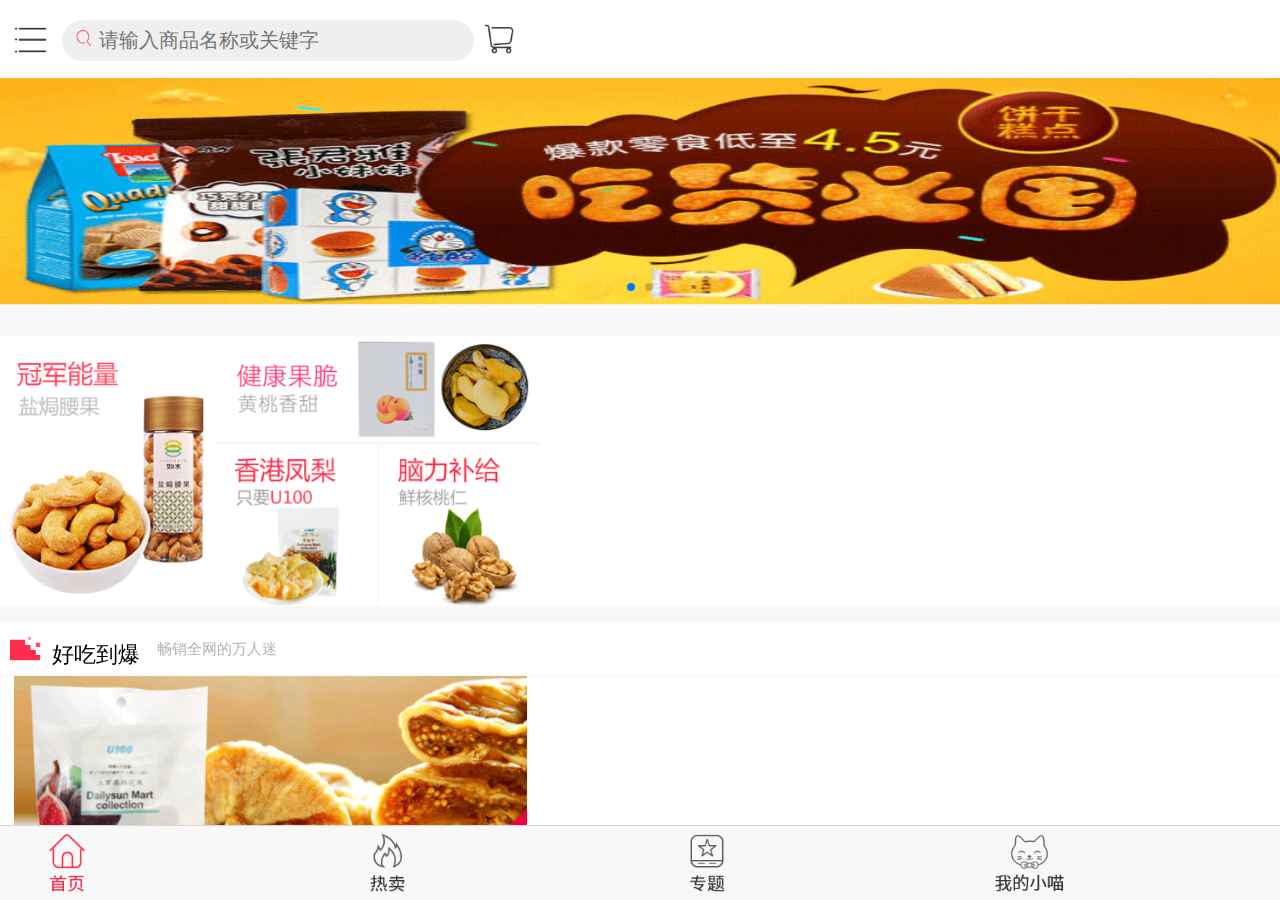
<file: index.html>
<!DOCTYPE html>
<html>
	<head>
		<meta charset="UTF-8">
		<meta name="viewport" content="width=device-width,initial-scale=1,minimum-scale=1,maximum-scale=1,user-scalable=no" />
		<title></title>
		<link rel="stylesheet" type="text/css" href="css/index.css"/>
		<link rel="stylesheet" type="text/css" href="css/swiper-3.3.1.min.css"/>
		<script src="js/zepto.js" type="text/javascript" charset="utf-8"></script>
		
	</head>
	<body>
		<div id="box">
			<div class="search">
				<div class="all l"><img src="img/search-1.gif"/></div>
				<div class="sou l">
					<img src="img/search-2.gif"/>
				</div>
				<input class="l" type="text" placeholder="请输入商品名称或关键字" />
				<div class="shop l"><img src="img/search-3.gif"/></div>
			</div>
		<div class="hua">
			<div class="dong">
				<div class="swiper-container">
					<div class="swiper-wrapper">
						<div class="swiper-slide"><img src="img/banner-1.jpg" class="imgs"/></div>
	        			<div class="swiper-slide"><img src="img/banner-2.jpg" class="imgs"/></div>
					</div>
					<div class="swiper-pagination"></div>
				</div>
				<div class="kongup"></div>
				<div class="show">
					<div class="left l"><img src=""/></div>
					<div class="right">
						<div class="shang l"><img src=""/></div>
						<div class="xia l">
							<div class="zuo l"><img src=""/></div>
							<div class="you l"><img src=""/></div>
						</div>
					</div>
				</div>
				<div class="kongdown"></div>
				<div class="biao">
					<div class="tu l"><img src="img/biao-1.gif"/></div>
					<p class="p1 l">好吃到爆</p>
					<p class="p2 l">畅销全网的万人迷</p>
				</div>
				<div class="list">
					
				</div>	
			</div>	
			<div class="boom">
				<ul>
					<li></li>
					<li></li>
					<li></li>
				</ul>
				<p>玩命加载中?</p>
			</div>
			<!--<div class="zhengshua">正在刷新..</div>-->
		</div>		
	
		<div class="bottom">
			<div></div>
			<div></div>
			<div></div>
			<div></div>
		</div>
	
		</div>
		

		<div id="nav-all">
			<div class="right_nav">
				
		</div>
			<div id="left_nav">
			<div class="up">
				<dl>
					<dt><img src="img/left-box-1.jpg"/></dt>
					<dd><a href="html/login.html">登录</a><span>|</span><a href="html/rigister.html">注册</a></dd>
				</dl>
			</div>
			<div class="down">
				<ul>
					<li>
						<dl class="first">
							<dt class="l"><img src="img/left-box-1.jpg"/></dt>
							<dd>
								<h3 class="l">饼干坚果</h3>
								<a class="l" href="#">坚果</a><span class="l">/</span>
								<a class="l" href="#">坚果</a><span class="l">/</span>
								<a class="l last" href="#">坚果</a><span class="r">></span>
							</dd>
						</dl>
					</li>
					<li>
						<dl>
							<dt class="l"><img src="img/left-box-2.jpg"/></dt>
							<dd>
								<h3 class="l">肉干肉蒲</h3>
								<a class="l" href="#">肉干</a><span class="l">/</span>
								<a class="l" href="#">肉蒲</a><span class="l">/</span>
								<a class="l last" href="#">海味</a><span class="r">></span>
							</dd>
						</dl>
					</li>
					<li>
						<dl>
							<dt class="l"><img src="img/left-box-3.jpg"/></dt>
							<dd>
								<h3 class="l">饼干膨化</h3>
								<a class="l" href="#">曲奇</a><span class="l">/</span>
								<a class="l" href="#">威化饼</a><span class="r">></span>
							</dd>
						</dl>
					</li>
					<li>
						<dl>
							<dt class="l"><img src="img/left-box-4.jpg"/></dt>
							<dd>
								<h3 class="l">冲调饮料</h3>
								<a class="l" href="#">果汁</a><span class="l">/</span>
								<a class="l" href="#">饮料</a><span class="l">/</span>
								<a class="l last" href="#">谷物</a><span class="r">></span>
							</dd>
						</dl>
					</li>
					<li>
						<dl>
							<dt class="l"><img src="img/left-box-5.jpg"/></dt>
							<dd>
								<h3 class="l rrr">糖巧</h3>
								<a class="l" href="#">软糖</a><span class="l">/</span>
								<a class="l" href="#">棒糖</a><span class="l">/</span>
								<a class="l last" href="#">奶糖</a><span class="r">></span>
							</dd>
						</dl>
					</li>
					<li>
						<dl>
							<dt class="l"><img src="img/left-box-6.jpg"/></dt>
							<dd>
								<h3 class="l">方便食品</h3>
								<a class="l" href="#">方便面</a><span class="l">/</span>
								<a class="l" href="#">休闲食</a><span class="r">></span>
							</dd>
						</dl>
					</li>
				</ul>
			</div>
		</div>

		</div>
		

		<script src="js/swiper-3.3.1.min.js" type="text/javascript" charset="utf-8"></script>
		<script src="js/rem.js" type="text/javascript" charset="utf-8"></script>
		<script src="js/iscroll.js" type="text/javascript" charset="utf-8"></script>
		<script src="js/index.js" type="text/javascript" charset="utf-8"></script>
	</body>
</html>
</file>
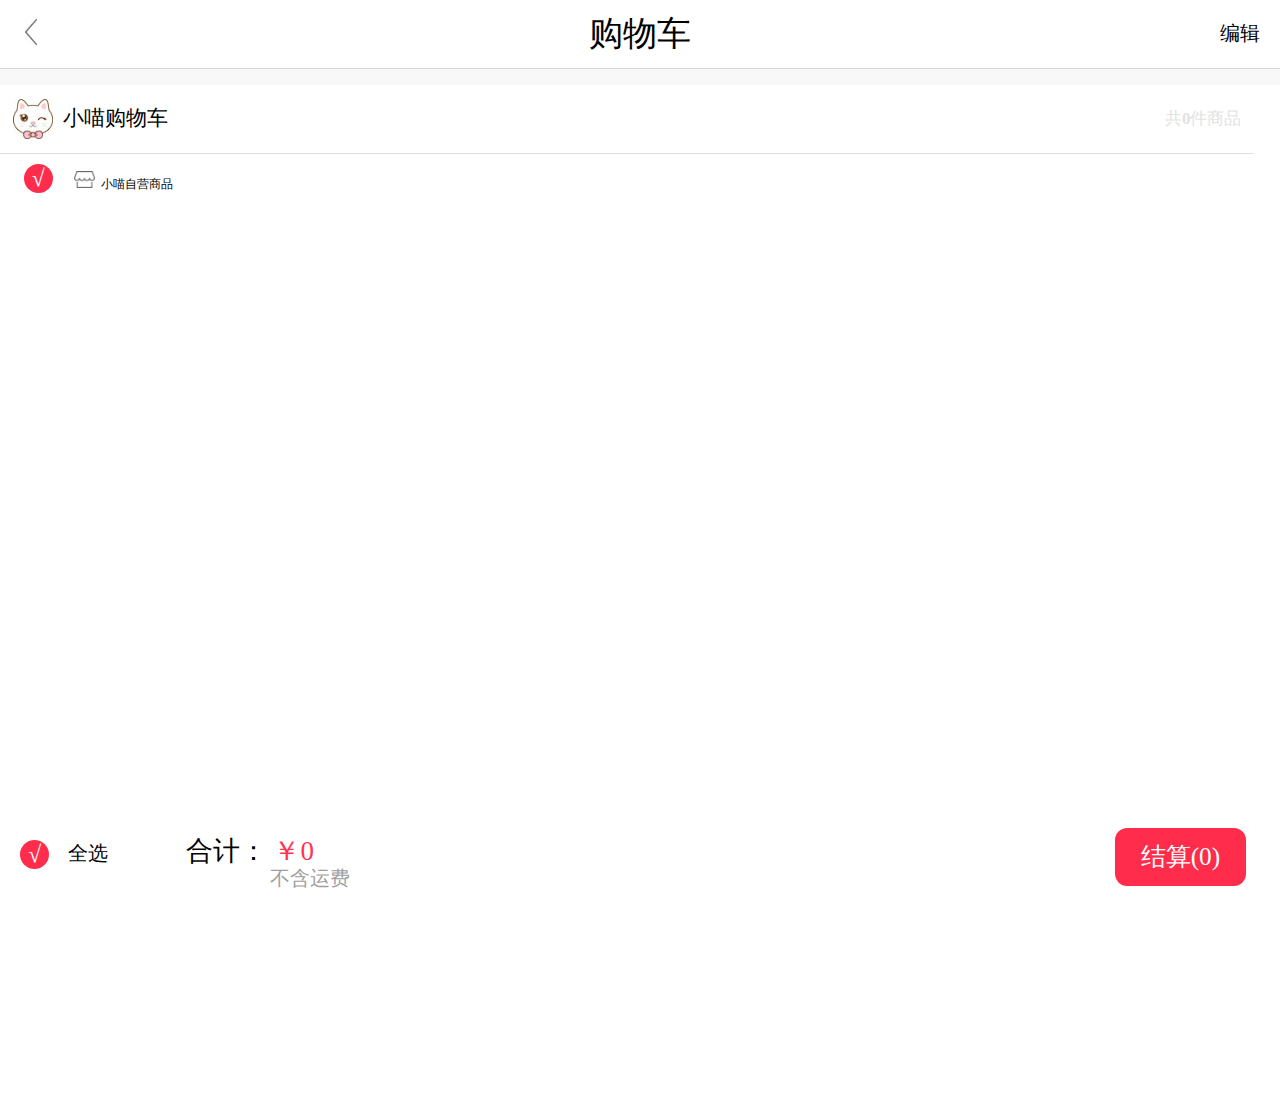
<file: car.html>
<!DOCTYPE html>
<html>
	<head>
		<meta charset="UTF-8">
		<title></title>
		<meta name="viewport" content="initial-scale=1.0, maximum-scale=1.0, user-scalable=no" />
	    <link rel="stylesheet" type="text/css" href="css/animate.min.css"/>
	    <link rel="stylesheet" type="text/css" href="css/cars.css"/>
	    <link rel="stylesheet" type="text/css" href="css/swiper-3.3.1.min.css"/>
	    <script src="js/zepto.js"></script>
	    <script src="js/rem.js"></script>
	    <script src="js/swiper-3.3.1.min.js"></script>
	    <script src="js/swiper.animate1.0.2.min.js"></script>
	    <script src="js/car.js"></script>
	</head>
	<body>
		<div id="box">
			<div class="hh">
				<header class="head">
					<span class="back"></span>
					<span class="title">购物车</span>
					<span class="edi">编辑</span>
				</header>
			</div>
			<div class="bar"></div>
			<div class="icon"> 
				<i class="cat"></i>
				<span class="car">小喵购物车</span >
				<span class="num">共<b>0</b>件商品</span>
			</div>
			<div class="name">
				<span class="select select_red check">&radic;</span>
				<p class="txt"><i class="pic"></i>小喵自营商品</p>
			</div>
			<div class="wrapper">
				<!--<dl class="stores">
					<span class="select"></span>
					<dt><img src="img/good.jpg"/></dt>
					<dd>
						<span class="good_title">西瓜西瓜西瓜西dsfsdf瓜西瓜西瓜西瓜西瓜子280g</span>
					</dd>
					<dd class="prices">￥<span id="price">13.9</span><p class="pp">￥22.8</p></dd>
					<dd class="teast">口味：苹果味</dd>
					<dd class="number">
						<span  class="decrease"></span>
						<input type="number" value="1" class="num"/>
						<span  class="crease"></span>
					</dd>
				</dl>
				<dl class="stores">
					<span class="select"></span>
					<dt><img src="img/good.jpg"/></dt>
					<dd>
						<span class="good_title">西瓜西瓜西瓜西dsfsdf瓜西瓜西瓜西瓜西瓜子280g</span>
					</dd>
					<dd class="prices">￥<span id="price">13.9</span><p class="pp">￥22.8</p></dd>
					<dd class="teast">口味：苹果味</dd>
					<dd class="number">
						<span  class="decrease"></span>
						<input type="number" value="1" class="num"/>
						<span  class="crease"></span>
					</dd>
				</dl>-->
			</div>
			<div id="title">
				<div class="tit">
					<span class="select select_red check">&radic;</span>
					<p class="all">全选</p>	
					<p class="heji tithide">合计：
						<span class="jiege">￥0.00</span>
						<span class="jieshi">不含运费</span>
					</p>
					<div class="btn">结算(<span class="shuliang"></span>)</div>
					<div class="delbtn">删除</div>
				</div>
			</div>
			<div class="tip">喵亲，不能再少了哦</div>
		</div>
	</body>
</html>
</file>
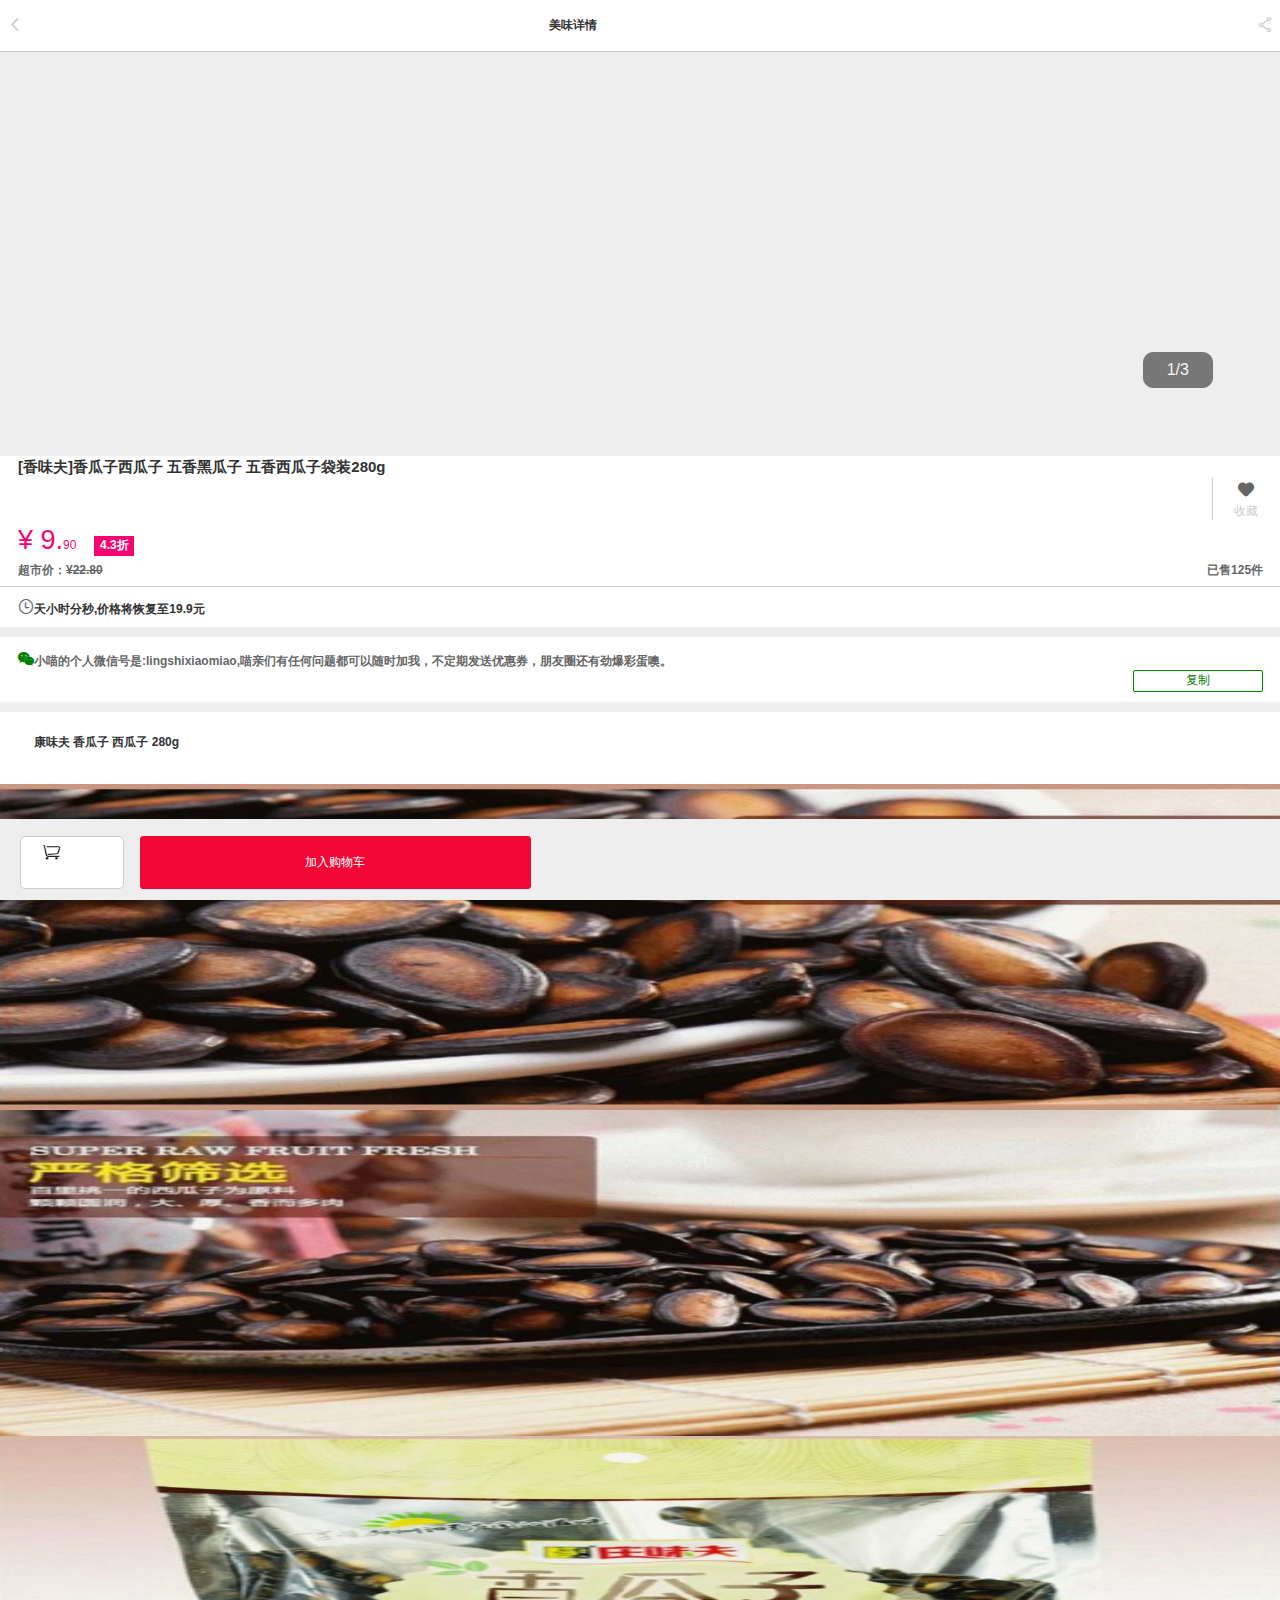
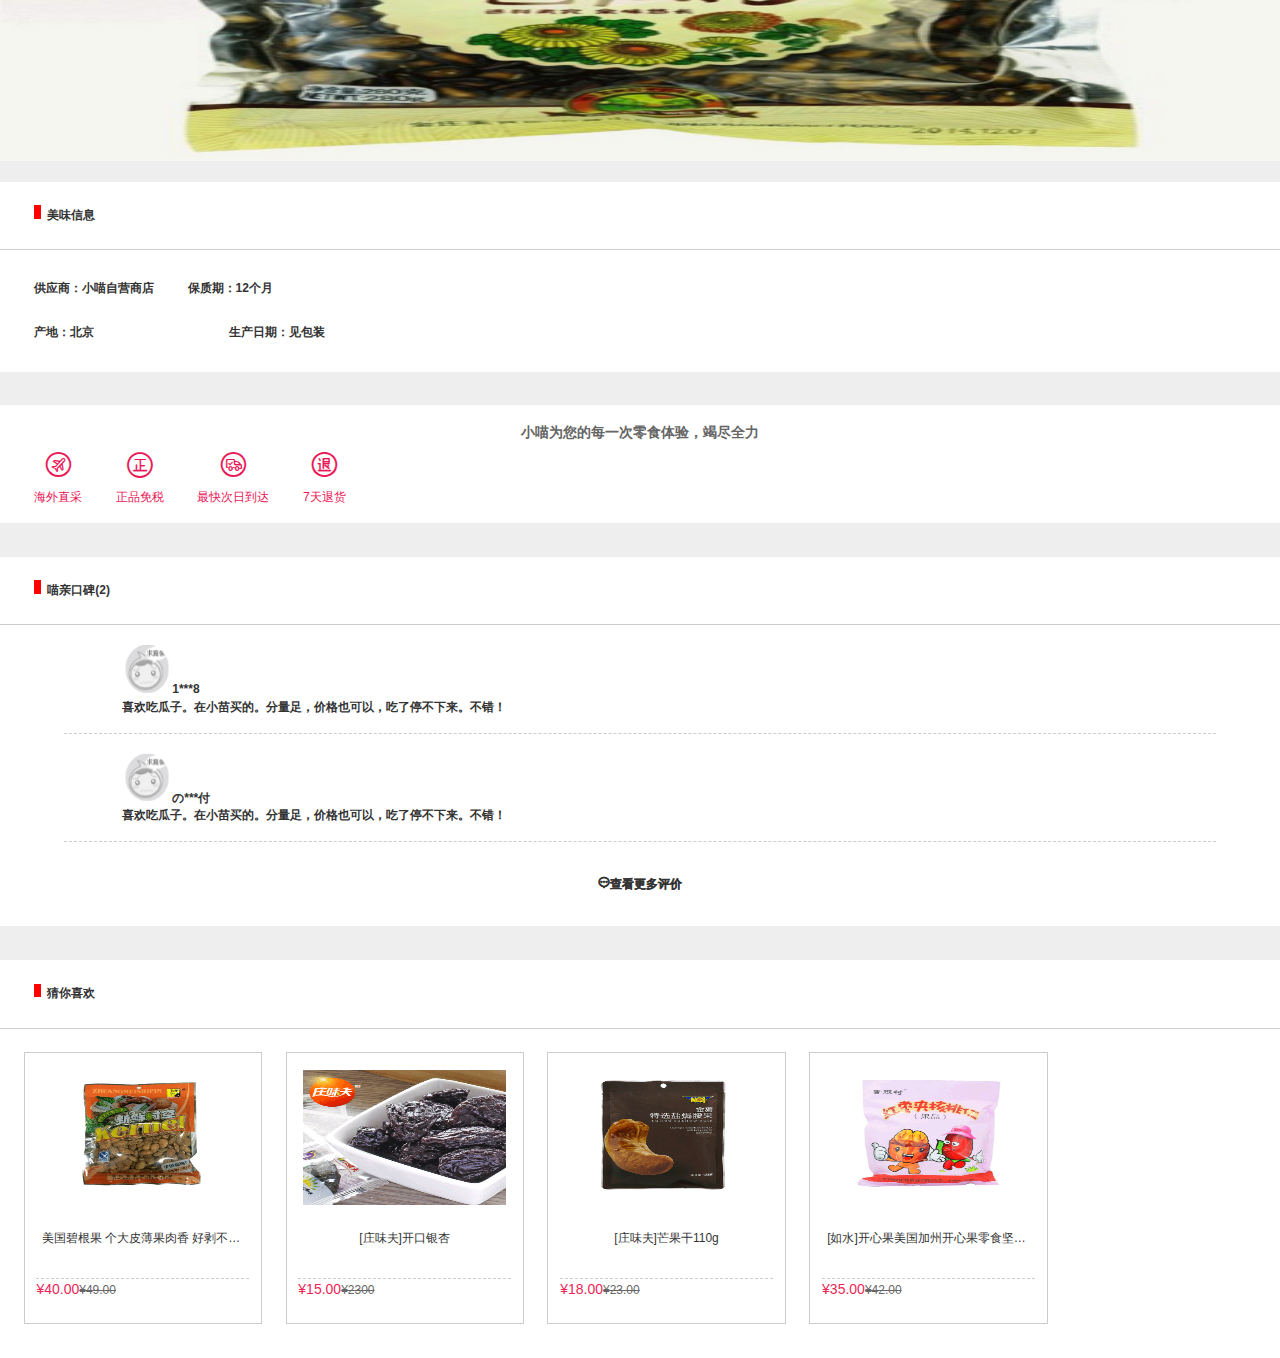
<file: detail.html>
<!DOCTYPE html>
<html lang="en">
<head>
    <meta charset="UTF-8">
    <meta name="viewport" content="width=device-width,initial-scale=1,minimum-scale=1,maximum-scale=1,user-scalable=no" />
    <title></title>
    <link rel="stylesheet" href="css/detail.css">
    <link rel="stylesheet" type="text/css" href="css/iconfont.css">
    <link rel="stylesheet" type="text/css" href="css/demo.css">
    <link rel="stylesheet" type="text/css" href="css/swiper.min.css">
</head>
<body>
    <div class="wrapper">
        <header>
            <span class="l iconfont back">&#xe679;</span>
            <p class="l center">美味详情</p>
            <span class="r iconfont share">&#xe6f3;</span>
        </header>
        <div class="goods-img">
            <div class="swiper-container">
                <div class="swiper-wrapper">
<!--                     <div class="swiper-slide"></div>
                    <div class="swiper-slide"></div>
                    <div class="swiper-slide"></div> -->
                </div>
                <!-- 如果需要分页器 -->
                <!-- <div class="swiper-pagination"></div> -->
                <div class="pagecount"><span class="now">1</span>/3</div>
            </div>
        </div>
        <div class="title">
            <p>[香味夫]香瓜子<span>西瓜子</span>&nbsp;<span>五香黑瓜子</span>&nbsp;<span>五香西瓜子</span>袋装280g</p>
        </div>
        <div class="collect">
            <span class="r"><strong class="iconfont">&#xe668;</strong><br>收藏</span>
        </div>
        <div class="price">
            <p><span>¥&nbsp;9.</span><i>90</i><strong>4.3折</strong></p>
        </div>
        <div class="showcondition">
            <span class="l">超市价：<i>¥22.80</i></span>
            <span class="r">已售125件</span>
        </div>
        <div class="countdown">
            <p><span class="iconfont time">&#xe65f;</span><span class="day col"></span>天<span class="hour col"></span>小时<span class="minute col"></span>分<span class="seconds col"></span>秒,价格将恢复至19.9元</p>
        </div>
        <div class="wechat">
            <p class="wep"><span class="iconfont chaticon">&#xe63f;</span>小喵的个人微信号是:lingshixiaomiao,喵亲们有任何问题都可以随时加我，不定期发送优惠券，朋友圈还有劲爆彩蛋噢。</p>
            <span class="copybtn">复制</span><span class="fuzhu"></span>
        </div>
        <div class="goodsimage">
            <p>康味夫&nbsp;香瓜子&nbsp;西瓜子&nbsp;280g</p>
            <div class="img1">
                <img src="img/first.bmp" alt="">
            </div>
            <div class="img2">
                <img src="img/second.bmp" alt="">
            </div>
            <div class="img3">
                <img src="img/third.bmp" alt="">
            </div>
        </div>
        <div class="delicious">
            <div class="titleinfo">
                <p><span></span>美味信息</p>
            </div>
            <div class="relinfo">
                <p><span>供应商：小喵自营商店</span><span class="dic2">保质期：12个月</span></p>
                <p><span>产地：北京</span><span class="dic3">生产日期：见包装</span></p>
            </div>
        </div>
        <div class="fourspeciale">
            <p>小喵为您的每一次零食体验，竭尽全力</p>
            <p class="choose"><span class="zhicai l"><strong class="iconfont">&#xf025a;</strong><br>海外直采</span><span class="zheng l"><strong class="iconfont">&#xf024c;</strong><br>正品免税</span><span class="ciri l"><strong class="iconfont">&#xf0255;</strong><br>最快次日到达</span><span class="tui l"><strong class="iconfont">&#xf0260;</strong><br>7天退货</span></p>
        </div>
        <div class="miaoqin">
            <p class="p1"><span></span>喵亲口碑(2)</p>
            <div class="command">
                <p><span class="touxiang"></span>1***8</p>
                <p>喜欢吃瓜子。在小苗买的。分量足，价格也可以，吃了停不下来。不错！</p>
            </div>
            <div class="command">
                <p><span class="touxiang"></span>の***付</p>
                <p>喜欢吃瓜子。在小苗买的。分量足，价格也可以，吃了停不下来。不错！</p>
            </div>
            <div class="more">
                <p class="iconfont">&#xe731;查看更多评价</p>
            </div>
        </div>
        <div class="guesslike">
            <p class="p1"><span></span>猜你喜欢</p>
            <div class="guessgoods">
                <div class="goodsimg g1">
                    <img class="img" src="" alt="">
                    <p class="guesstitle"></p>
                </div>
                <p class="guessprice"><span class="curpr"></span><span class="oldpr"></p>
            </div>
            <div class="guessgoods">
                <div class="goodsimg g2">
                    <img class="img" src="" alt="">
                    <p class="guesstitle"></p>
                </div>
                <p class="guessprice"><span class="curpr"></span><span class="oldpr"></p>
            </div>
            <div class="guessgoods">
                <div class="goodsimg g3">
                    <img class="img" src="" alt="">
                    <p class="guesstitle"></p>
                </div>
                <p class="guessprice"><span class="curpr"></span><span class="oldpr"></span></p>
            </div>
            <div class="guessgoods">
                <div class="goodsimg g4">
                    <img class="img" src="" alt="">
                    <p class="guesstitle"></p>
                </div>
                <p class="guessprice"><span class="curpr"></span><span class="oldpr"></p>
            </div>
        </div>
        <div class="gotogwc">
            <span class="l icon"><i class="countadd">0</i></span>
            <span class="l btn" goods="">加入购物车</span>
        </div>
    </div>
    <script type="text/javascript" src="js/swiper.min.js"></script>
    <script type="text/javascript" src="js/rem.js"></script>
    <script type="text/javascript" src="js/jQuery-3.1.0.js"></script>
    <script type="text/javascript" src="js/detail.js"></script>
    
</body>
</html>
</file>
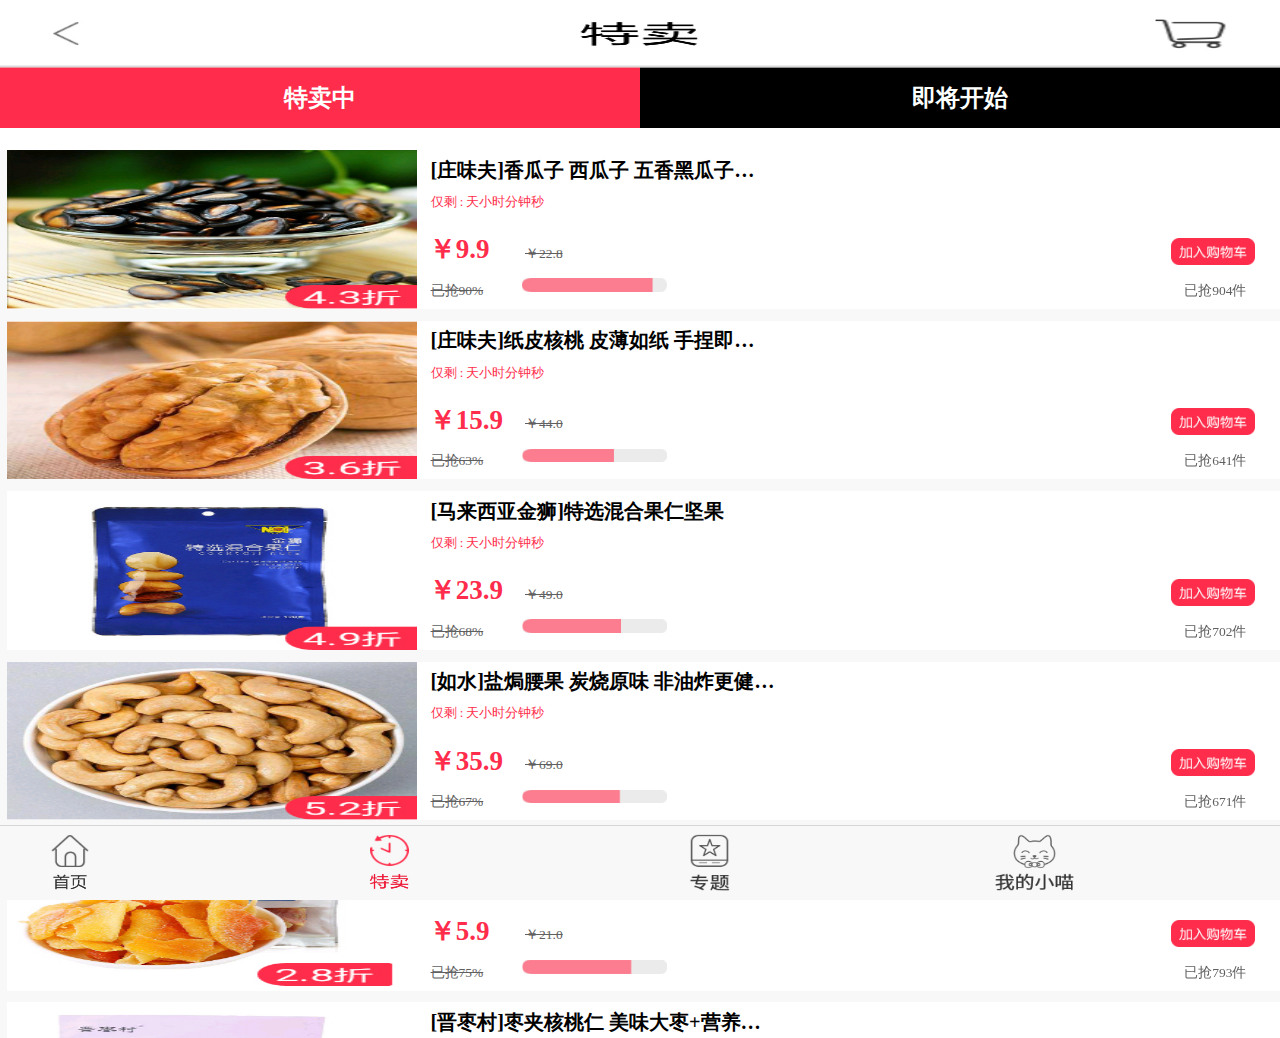
<file: hot.html>
<!DOCTYPE html>
<html>
	<head>
		<meta charset="utf-8" />
		<meta name="viewport" content="width=device-width,initial-scale=1,minimum-scale=1,maximum-scale=1,user-scalable=no" />
		<title></title>
		<script src="js/jquery-1.11.3.js"></script>
		<script src="js/rem.js"></script>
		<script src="js/swiper.min.js"></script>
		<script src="js/zepto.js" ></script>
		<script src="js/iscroll.js" ></script>
		<link rel="stylesheet" type="text/css" href="css/comman.css"/>
		<link rel="stylesheet" type="text/css" href="css/swiper.min.css"/>
		<link rel="stylesheet" type="text/css" href="css/hot.css"/>
		
	</head>
	<body>
		<header>
			<img class="top1" src="img/img1/top1.jpg" />
			<div id="swiper-container2">
				<div class="top2 swiper-wrapper">
					<div class="left l swiper-slide active-nav">特卖中</div>
					<div class="right l swiper-slide">即将开始</div>
				</div>
			</div>
			
		</header>
		<div id="box">
				<div class="swiper-container">
			   		<div class="swiper-wrapper">
					    <div class="swiper-slide page1">
					    	
					    	<div class="con">
								
					    	</div>
					    	
					    	<div class="boom">
								<ul>
									<li></li>
									<li></li>
									<li></li>
								</ul>
								<p>玩命加载中?</p>
							</div>
					    </div>
					    <div class="swiper-slide page2">			
					    	<div class="list">
					    	</div>
					    	<div class="boom">
								<ul>
									<li></li>
									<li></li>
									<li></li>
								</ul>
								<p>玩命加载中?</p>
							</div>
					    </div>
			   		</div>
			   		
			
  
	   	</div>
	   	<div class="bottom">
				<div></div>
				<div></div>
				<div></div>
				<div></div>
			</div>
			<div class="gwc"></div>
			<div class="return"></div>

	</body>
	<script src="js/hot.js"></script>
</html>
</file>
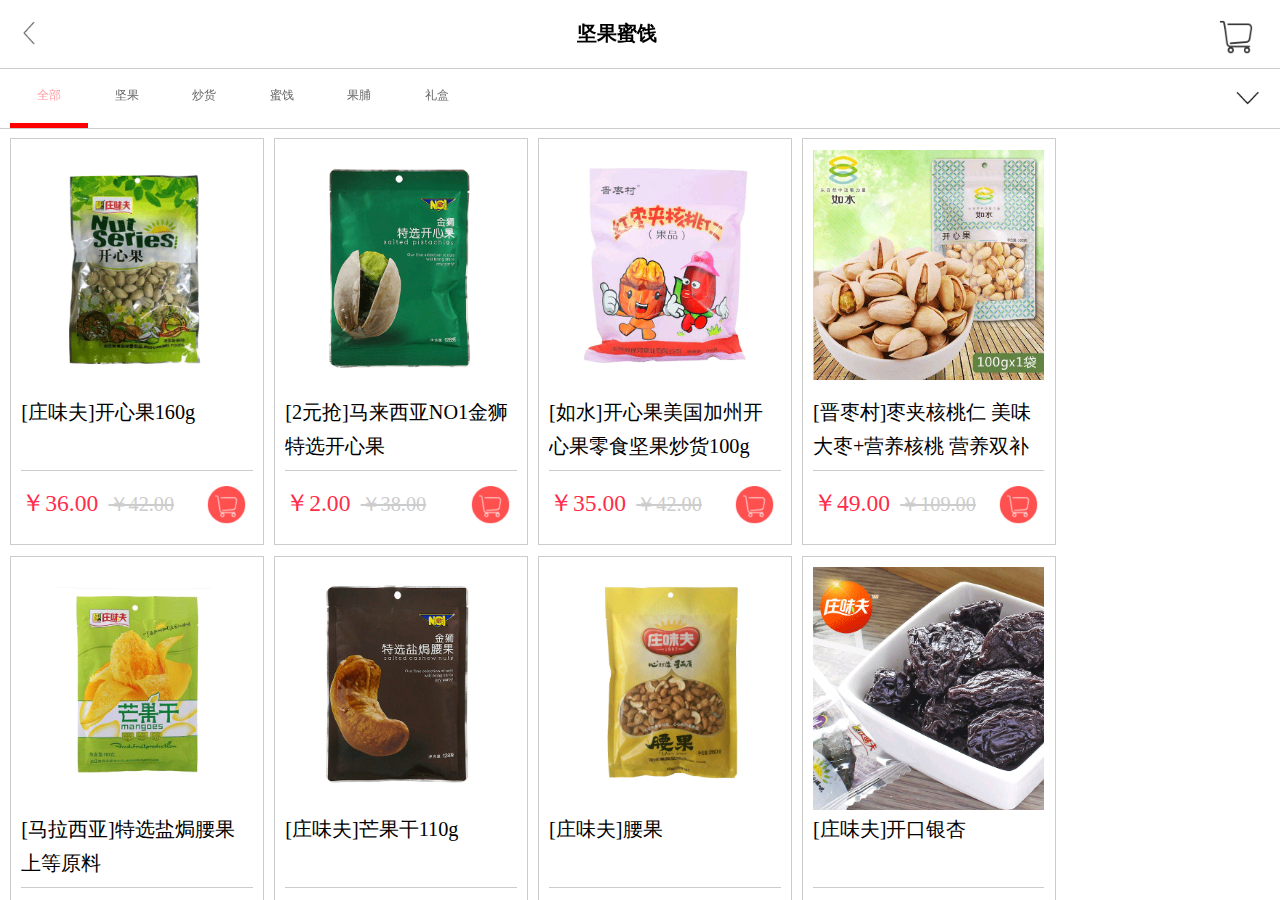
<file: list.html>
<!DOCTYPE html>
<html>
	<head>
		<meta charset="utf-8" />
		<meta name="viewport" content="width=device-width,initial-scale=1,minimum-scale=1,maximum-scale=1,user-scalable=no" />
		<title>list</title>
		<link rel="stylesheet" type="text/css" href="css/list.css"/>
		<link rel="stylesheet" type="text/css" href="css/comon.css"/>
		<script src="js/zepto.js"></script>
		<script src="js/list.js"></script>
		<script src="js/rem.js"></script>
		<script src="js/iscroll.js"></script>
		<script src="js/iscroll-probe.js"></script>
		<script src="js/jquery-1.11.3.js"></script>
		
	</head>
	<body>
		<header>
			<div class="back">
				<img src="img/back.gif"/>
			</div>
			坚果蜜饯
			<div class="incar">
				<img src="img/search-3.gif"/>
				<span class="num"></span>
			</div>
		</header>
		<div id="list">
			<div class="bo">
				<ul class="li"></ul>
				<div class="down">
					<img src="img/dow.gif"/>
				</div>
			</div>
			<ul class="lis"></ul>
		</div>
	  <div id="cov">
		<div id="box">
			
				<!--<dl>
				<dt><img src="img/pic.gif"/></dt>
				<dd>[庄味夫]香瓜子 西瓜子 五香黑瓜子 五香西瓜子</dd>
				<dd>
					<p>￥36.00 <span>￥42.00</span></p>
					<div class="car">
						<img src="img/bycar.gif"/>
					</div>
				</dd>
			</dl>-->
			
		</div>
		<div class="boom">
			<ul>
				<li></li>
				<li></li>
				<li></li>
			</ul>
			<p>玩命加载中•</p>
		</div>
			<a id="aaaa" href="javascript:;">
		  		<div id="up"> </div>
		 	</a>
	  </div>
	  <div class="end">
	  	加载完毕，更多请期待...
	  </div>
	</body>
</html>
</file>
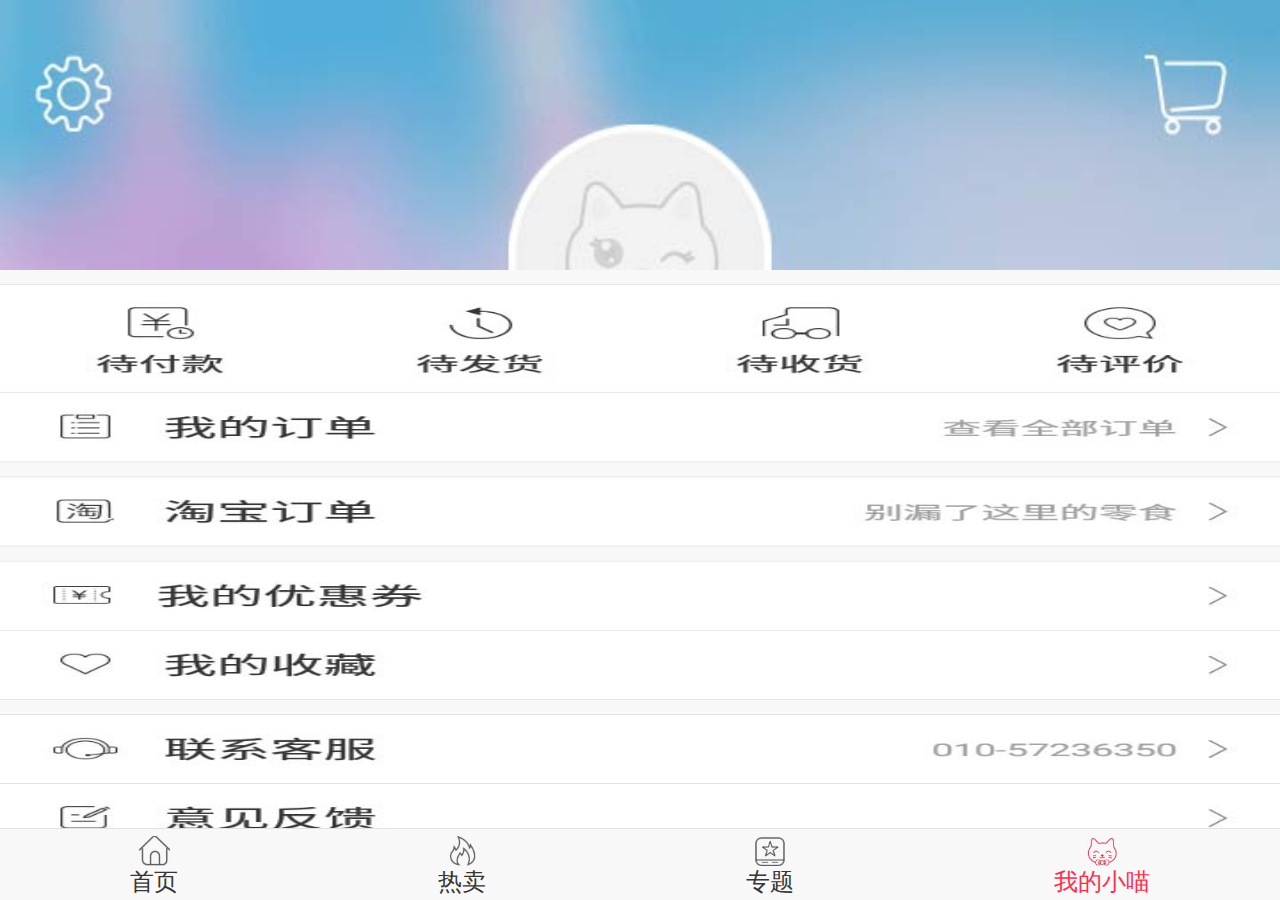
<file: mypage.html>
<!DOCTYPE html>
<html>
	<head>
		<meta charset="UTF-8">
		<title></title>
		<link rel="stylesheet" type="text/css" href="css/comon.css"/>
		<link rel="stylesheet" type="text/css" href="css/mypage.css"/>
		<script src="js/iscroll.js"></script>
		<script src="js/rem.js"></script>
		<script src="js/zepto.js"></script>
	</head>
	<body>
		<header>
			<a href="car.html" class="car"></a>
			<a href="html/login.html" class="dl"></a>
			<a href="html/zhuce.html" class="zc"></a>
			<div class="name"></div>
		</header>
		<div id="content"></div>
		<footer>
			<ul>
				<li class="aa"><a href="index.html"><img src="img/s.jpg"/>
					<p>首页</p></a>
				</li>
				<li class="aa"><a href="hot.html"><img src="img/r.jpg" />
					<p>热卖</p></a>
				</li>
				<li class="aa"><a href="zt.html"><img src="img/z.jpg" />
					<p>专题</p></a>
				</li>
				<li class="aa"><a href="mypage.html"><img src="img/m.jpg"/>
					<p>我的小喵</p></a>
				</li>
			</ul>
		</footer>
		<script>
            if(localStorage.getItem('user')){
            	$(".name").css('display','block')
                $(".name").html(localStorage.getItem('user'))
            }else{
//          	$(".name").css('display,'block')
            }
        
		</script>
	</body>
</html>
</file>
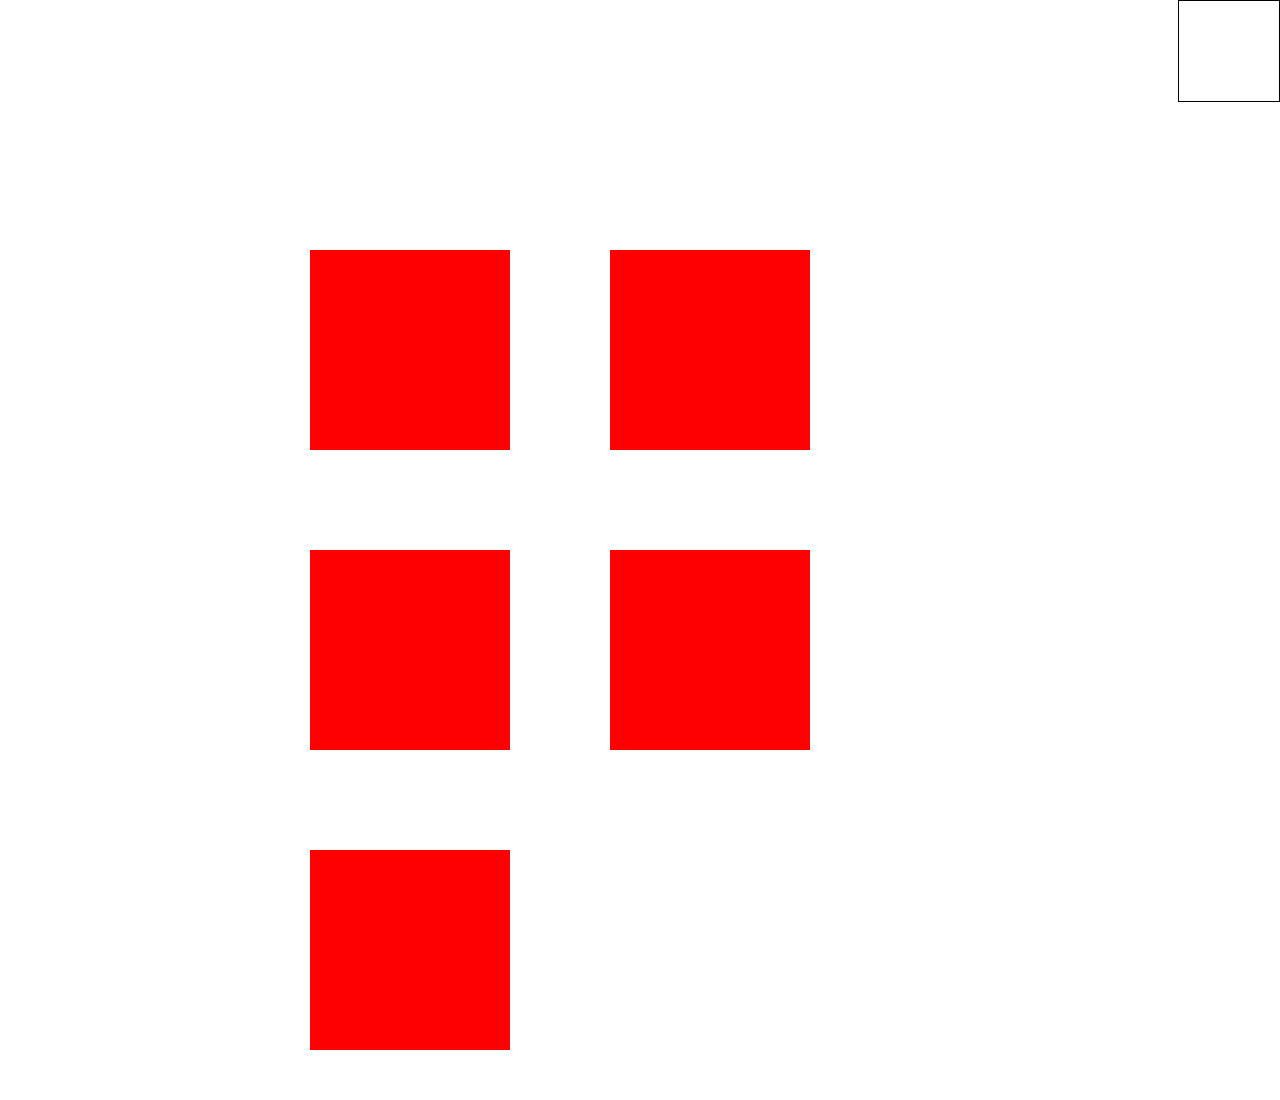
<file: new_file.html>
<!DOCTYPE html>
<html>
	<head>
		<meta charset="UTF-8">
		<title></title>
	<script src="js/jquery-1.11.3.js"></script>
		
		<style type="text/css">
			ul{
				width: 800px;
				list-style: none;
				margin: 200px auto;
			}
			li{
				width: 200px;
				height: 200px;
				background: red;
				margin: 50px;
				float: left;
				list-style: none;
				
			}
			#top{
				width: 100px;
				height: 100px;
				border: 1px solid #000;
				position: fixed;
				right: 0;top: 0;
			}
		</style>
	</head>
	<body>
		<ul>
			<li></li>
			<li></li>
			<li></li>
			<li></li>
			<li></li>
		</ul>
		<div id="top"></div>
	</body>
	<script type="text/javascript">
		$('li').click(function(){
			var s = $(this).clone()
			var a= s.css({'offsetLeft':'0px','offsetTop':'0px','background':'blue'})
			$('#top').append(a.animate({}))
		})
	</script>

</html>
</file>
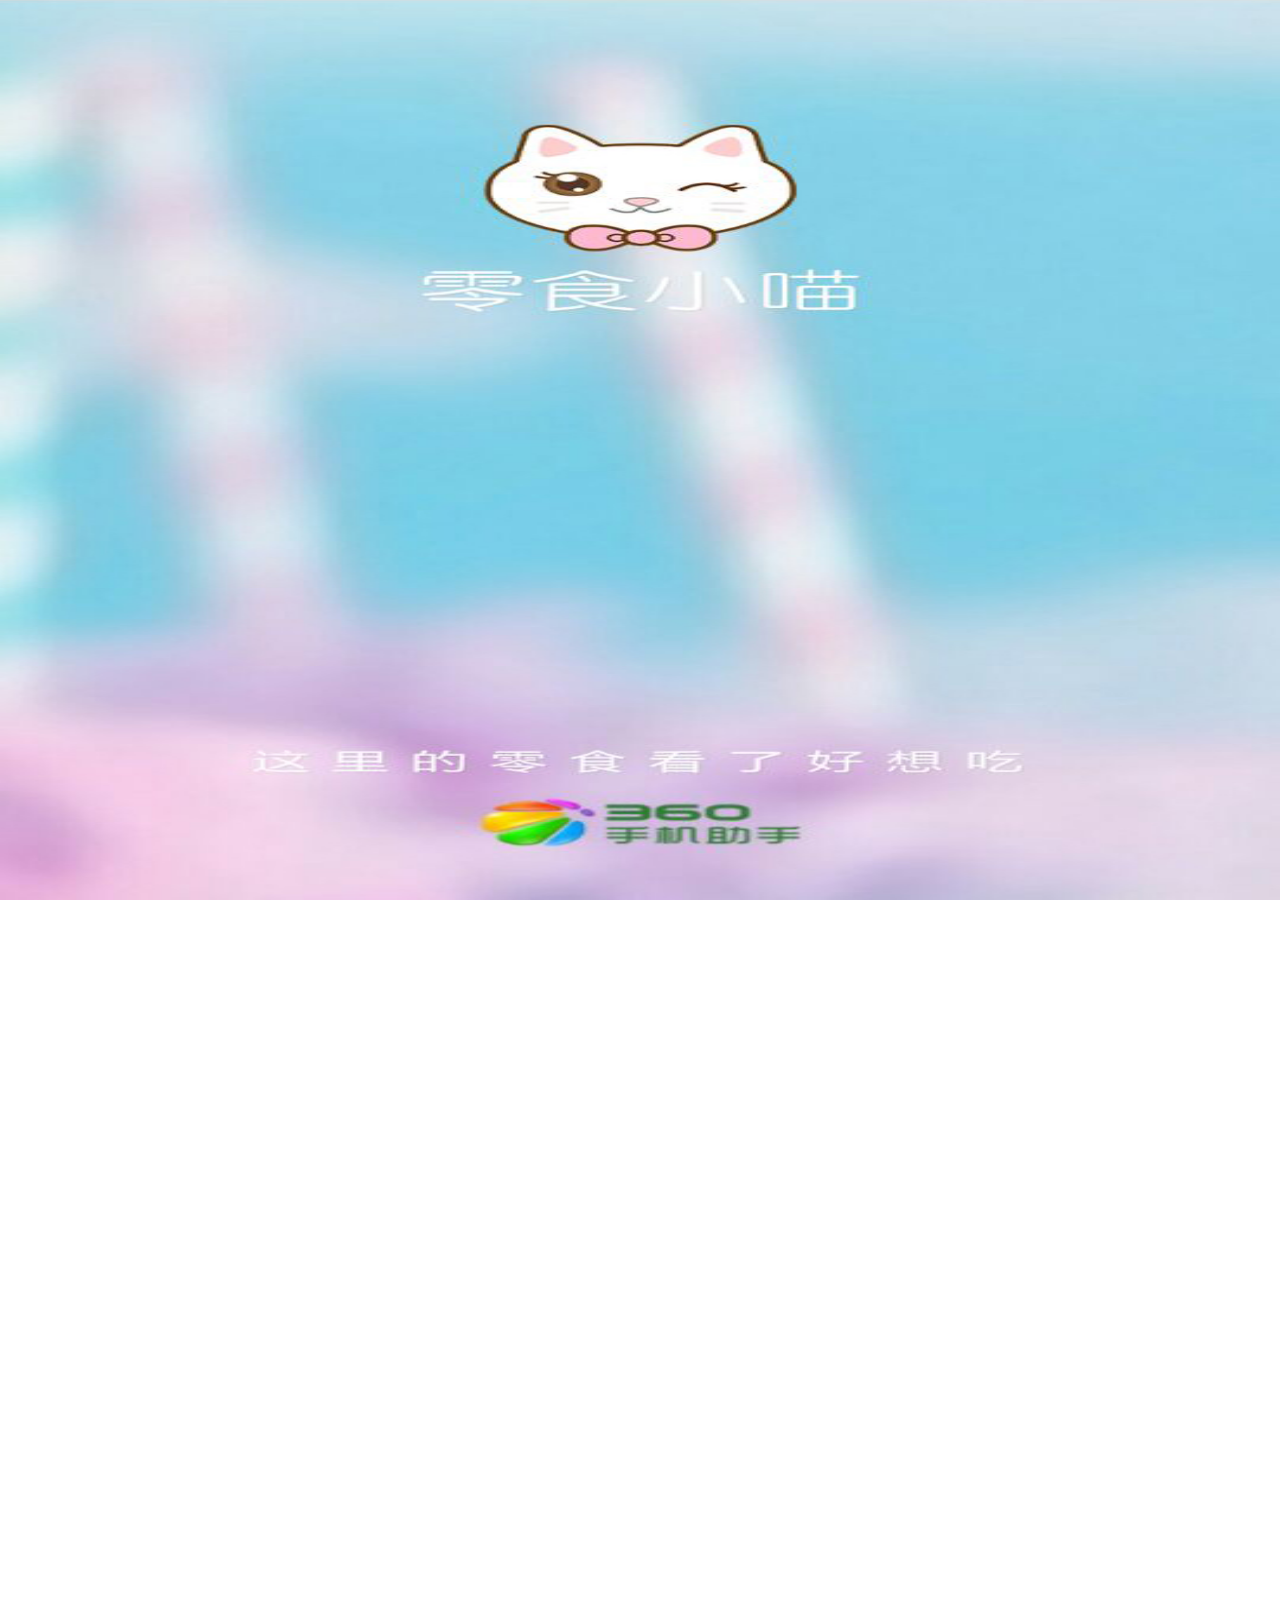
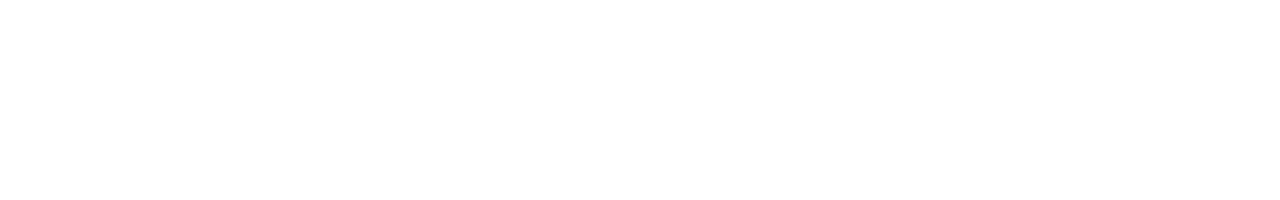
<file: welcome.html>
<!DOCTYPE html>
<html>
<head>
    <meta charset="utf-8">
    <meta name="viewport" content="initial-scale=1.0, maximum-scale=1.0, user-scalable=no" />
    <link rel="stylesheet" type="text/css" href="css/animate.min.css"/>
    <link rel="stylesheet" type="text/css" href="css/welcome.css"/>
    <link rel="stylesheet" type="text/css" href="css/swiper-3.3.1.min.css"/>
    <title>welcome</title>
    <script src="js/zepto.js"></script>
    <script src="js/rem.js"></script>
    <script src="js/swiper-3.3.1.min.js"></script>
    <script src="js/swiper.animate1.0.2.min.js"></script>
    <script src="js/welcome.js"></script>
</head>
<body>
	<div id="box"></div>
	<div class="swiper-container">
		<div class="swiper-wrapper">
	        <div class="swiper-slide page1"></div>
	        <div class="swiper-slide page2"></div>
	        <div class="swiper-slide page3"></div>
	        <div class="swiper-slide page4"></div>
	        <div class="swiper-slide page5">
	        	<div class="reg"></div>
	        </div>
	    </div>
	    <!-- 如果需要分页器 -->
		<div class="swiper-pagination"></div>
   </div>
   
</body>
</html>
</file>
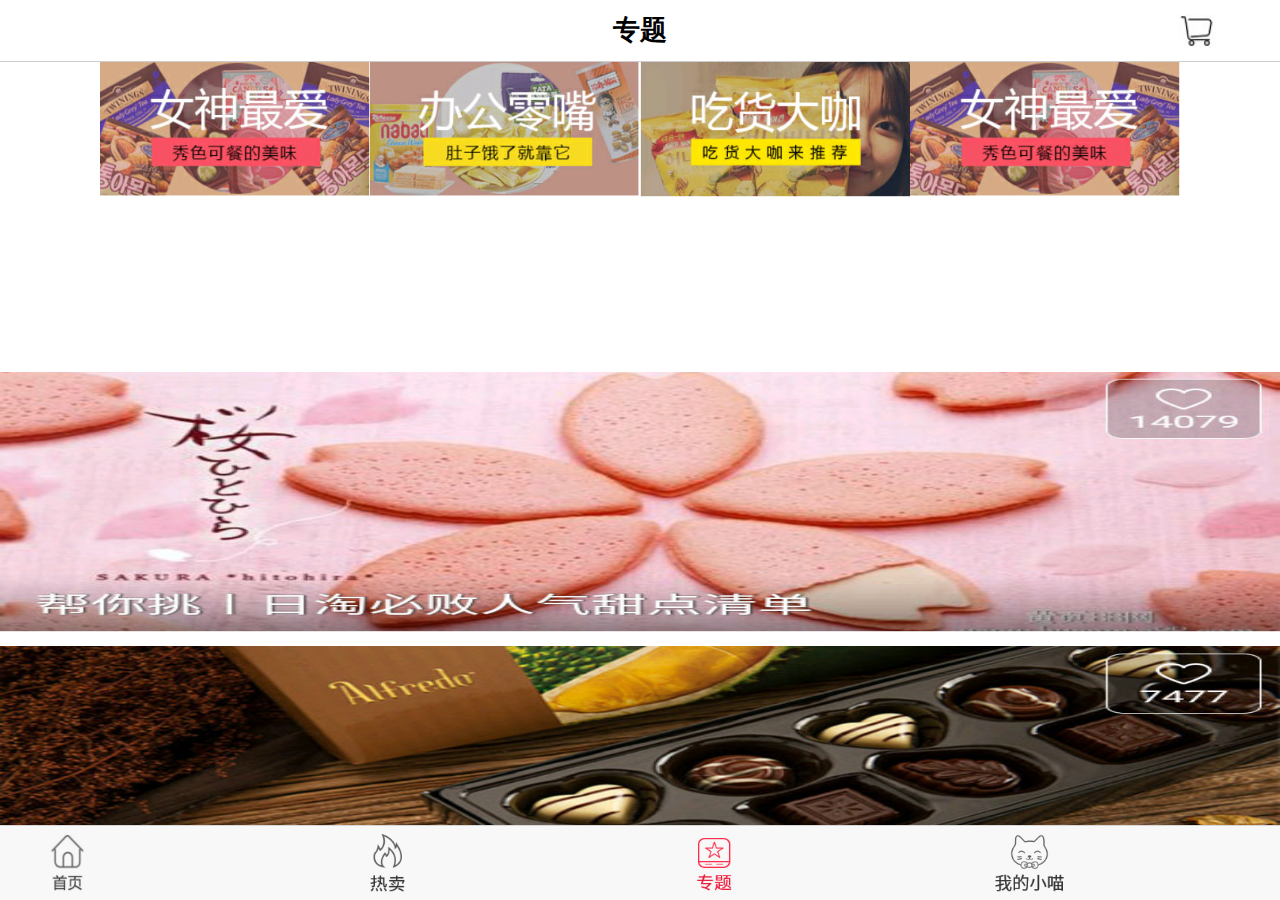
<file: zt.html>
<!DOCTYPE html>
<html>
	<head>
		<meta charset="utf-8" />
		<meta name="viewport" content="width=device-width,initial-scale=1,minimum-scale=1,maximum-scale=1,user-scalable=no" />
		<title></title>
	<link rel="stylesheet" type="text/css" href="css/ztstyle.css"/>
	</head>
    <body>
		 <div id="header">专题 
		 	 <div id="gou"></div>
		 </div>
         <div id="markett">
			<div id="box"> 
	            <div id="mm"></div>
	            <div id="tt"></div>
	        </div>
		 </div>
		<!------------------>
		    <div class="boom">
			<ul>
				<li></li>
				<li></li>
				<li></li>
			</ul>
			<p>玩命加载中?</p>
		</div>

			
			
			
		<!--5555555555-->
		
		
		
		 <div id="nav" >家底都被你败光了，再去发现新大陆吧！ </div>
         <div class="bottom">
			<div></div>
			<div></div>
			<div></div>
			<div></div>
		</div>

	</body>
</html>
<script type="text/javascript" src="js/zepto.js" ></script>
<script type="text/javascript" src="js/ztjs.js"></script>
<script src="js/rem.js"></script>
<script src="js/iscroll.js"></script>
</file>
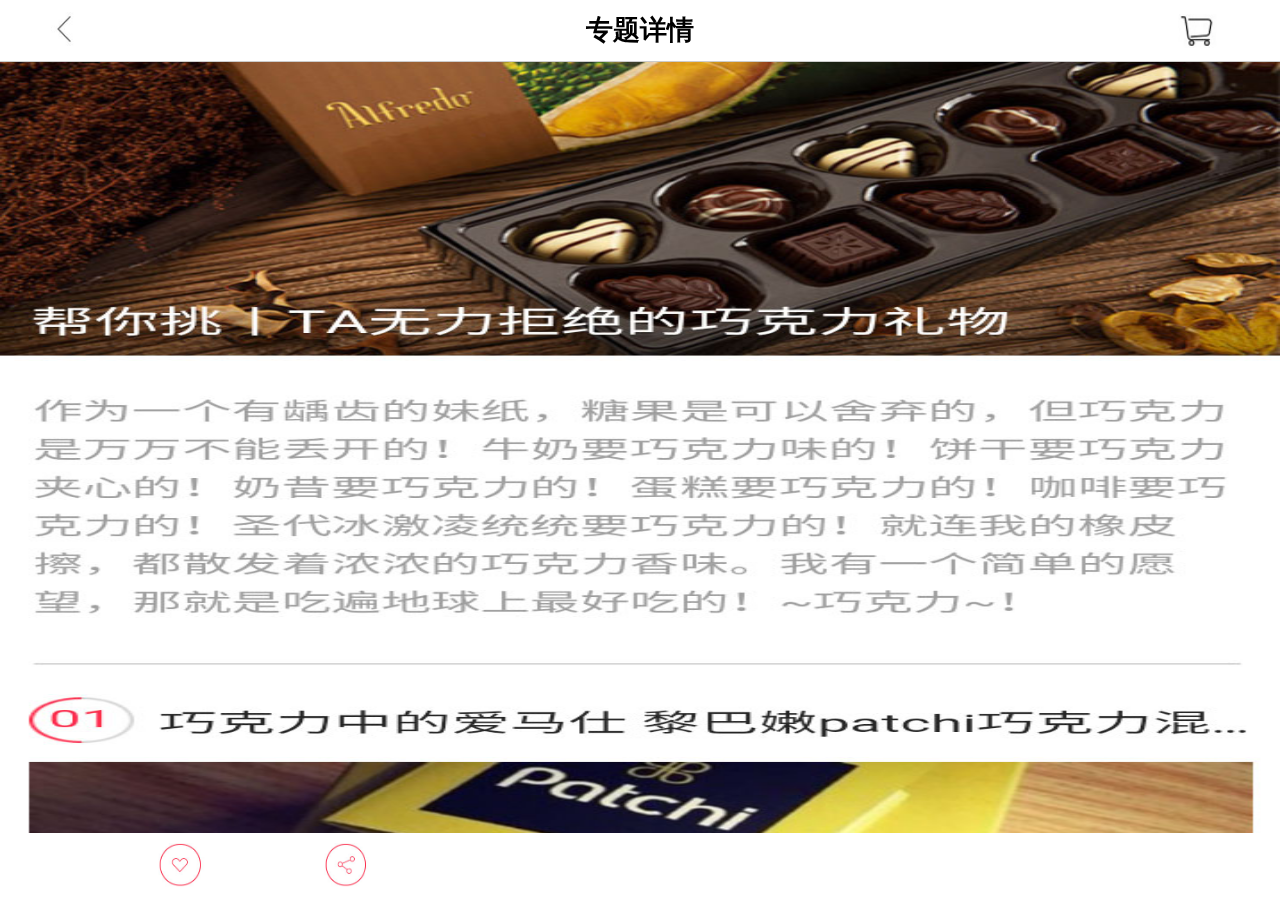
<file: ztxq.html>
<!DOCTYPE html>
<html>
	<head>
		<meta charset="utf-8" />
		<meta name="viewport" content="width=device-width,initial-scale=1,minimum-scale=1,maximum-scale=1,user-scalable=no" />
		<title></title>
	<link rel="stylesheet" type="text/css" href="css/ztxq.css"/>
	</head>
    <body>
		 <div id="header"><img class="zhuan" src="img/z22.jpg">专题详情
		 	 <div id="gou"></div>
		 </div>
         <div id="markett">
         <div id="box">	
			<img src="img/z40.jpg">
			
			<img src="img/z41.jpg">
			<span class="s1">￥140.00</span><span class="s2">￥140.00</span>
			<span class="s3">商品详情</span>
			<img src="img/z24.jpg">
			<span class="s1">￥140.00</span><span class="s2">￥140.00</span>
			<span class="s3">商品详情</span>
			<img src="img/z25.jpg">
			<span class="s1">￥140.00</span><span class="s2">￥140.00</span>
			<span class="s3">商品详情</span>
			<img src="img/z26.jpg">
			<span class="s1">￥140.00</span><span class="s2">￥140.00</span>
			<span class="s3">商品详情</span>
			<img src="img/z27.jpg">
			<span class="s1">￥140.00</span><span class="s2">￥140.00</span>
			<span class="s3">商品详情</span>
			<img src="img/z28.jpg">
			<span class="s1">￥140.00</span><span class="s2">￥140.00</span>
			<span class="s3">商品详情</span>
			<img src="img/z29.jpg">
			<span class="s1">￥140.00</span><span class="s2">￥140.00</span>
			<span class="s3">商品详情</span>
			<img src="img/z30.jpg" class="img">
			<span class="s1">￥140.00</span><span class="s2">￥140.00</span>
			<span class="s3">商品详情</span>
			
			
		 </div>
         </div>
         <div id="bottom">
         	<div class="pics">
	         	<img src="img/z34.jpg">
	         	<img src="img/z35.jpg"/>
	         </div>
         </div>
		  <div class="boom">
			<ul>
				<li></li>
				<li></li>
				<li></li>
			</ul>
			<!--<p>玩命加载中?</p>-->
		</div>
		
		
		
        

	</body>
</html>
<script type="text/javascript" src="js/zepto.js" ></script>
<script type="text/javascript" src="js/ztxq.js"></script>
<script src="js/rem.js"></script>
<script src="js/iscroll.js"></script>
</file>
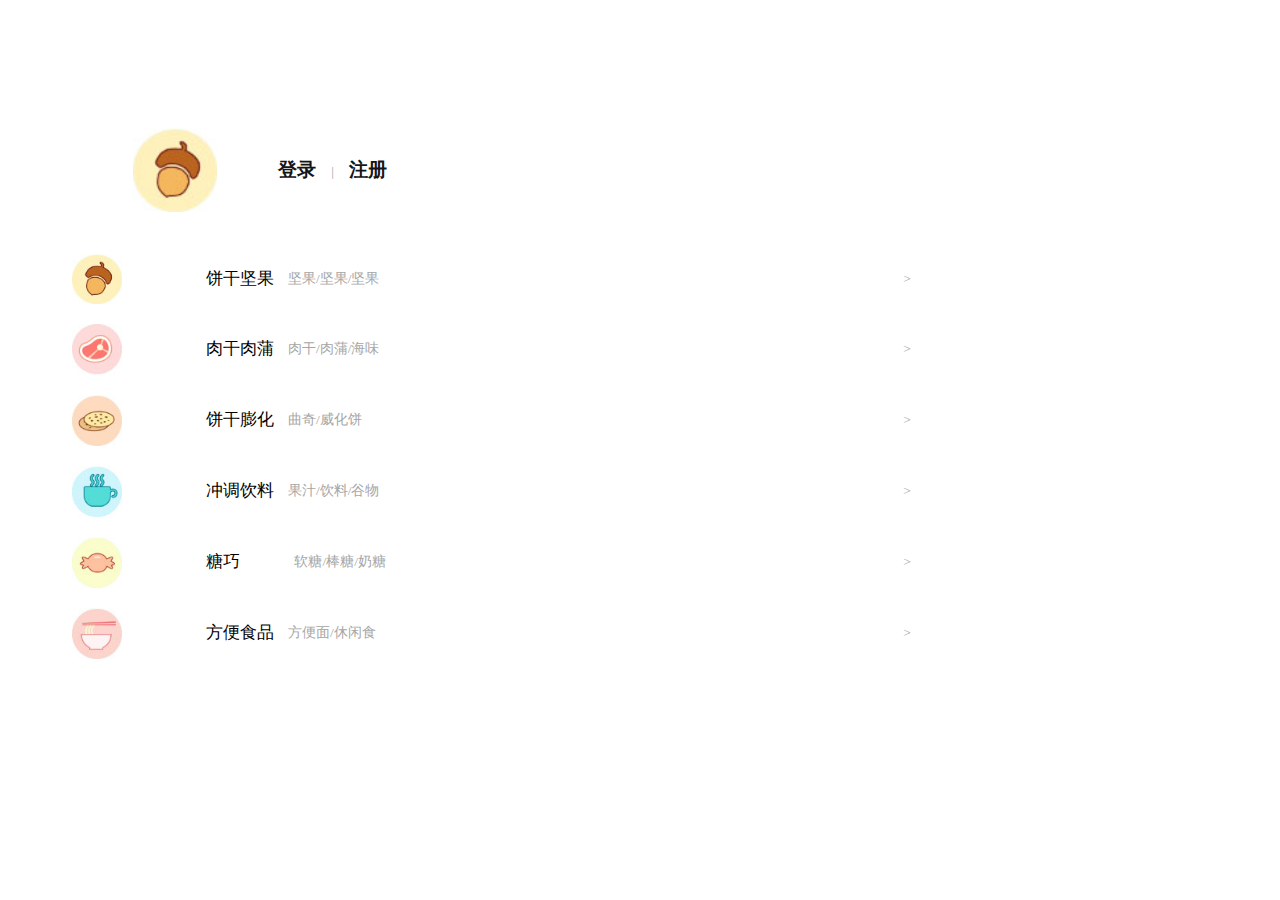
<file: html/left-nav.html>
<!DOCTYPE html>
<html>
	<head>
		<meta charset="utf-8" />
		<meta name="viewport" content="width=device-width,initial-scale=1,minimum-scale=1,maximum-scale=1,user-scalable=no" />
		<title></title>
		<link rel="stylesheet" type="text/css" href="../css/common.css"/>
		<link rel="stylesheet" type="text/css" href="../css/left-nav.css"/>
		<script src="../js/rem.js" type="text/javascript" charset="utf-8"></script>
		<script src="../js/zepto.js" type="text/javascript" charset="utf-8"></script>
	</head>
	<body>
		<div id="nav-all">
			<div id="right_nav">
				
			</div>
			<div id="left_nav">
			<div class="up">
				<dl>
					<dt><img src="../img/left-box-1.jpg"/></dt>
					<dd><a href="login.html">登录</a><span>|</span><a href="rigister.html">注册</a></dd>
				</dl>
			</div>
			<div class="down">
				<ul>
					<li>
						<dl>
							<dt class="l"><img src="../img/left-box-1.jpg"/></dt>
							<dd>
								<h3 class="l">饼干坚果</h3>
								<a class="l" href="#">坚果</a><span class="l">/</span>
								<a class="l" href="#">坚果</a><span class="l">/</span>
								<a class="l last" href="#">坚果</a><span class="r">></span>
							</dd>
						</dl>
					</li>
					<li>
						<dl>
							<dt class="l"><img src="../img/left-box-2.jpg"/></dt>
							<dd>
								<h3 class="l">肉干肉蒲</h3>
								<a class="l" href="#">肉干</a><span class="l">/</span>
								<a class="l" href="#">肉蒲</a><span class="l">/</span>
								<a class="l last" href="#">海味</a><span class="r">></span>
							</dd>
						</dl>
					</li>
					<li>
						<dl>
							<dt class="l"><img src="../img/left-box-3.jpg"/></dt>
							<dd>
								<h3 class="l">饼干膨化</h3>
								<a class="l" href="#">曲奇</a><span class="l">/</span>
								<a class="l" href="#">威化饼</a><span class="r">></span>
							</dd>
						</dl>
					</li>
					<li>
						<dl>
							<dt class="l"><img src="../img/left-box-4.jpg"/></dt>
							<dd>
								<h3 class="l">冲调饮料</h3>
								<a class="l" href="#">果汁</a><span class="l">/</span>
								<a class="l" href="#">饮料</a><span class="l">/</span>
								<a class="l last" href="#">谷物</a><span class="r">></span>
							</dd>
						</dl>
					</li>
					<li>
						<dl>
							<dt class="l"><img src="../img/left-box-5.jpg"/></dt>
							<dd>
								<h3 class="l rrr">糖巧</h3>
								<a class="l" href="#">软糖</a><span class="l">/</span>
								<a class="l" href="#">棒糖</a><span class="l">/</span>
								<a class="l last" href="#">奶糖</a><span class="r">></span>
							</dd>
						</dl>
					</li>
					<li>
						<dl>
							<dt class="l"><img src="../img/left-box-6.jpg"/></dt>
							<dd>
								<h3 class="l">方便食品</h3>
								<a class="l" href="#">方便面</a><span class="l">/</span>
								<a class="l" href="#">休闲食</a><span class="r">></span>
							</dd>
						</dl>
					</li>
				</ul>
			</div>
		</div>

		</div>
	</body>
</html>
<script src="../js/left-nav.js" type="text/javascript" charset="utf-8"></script>
</file>
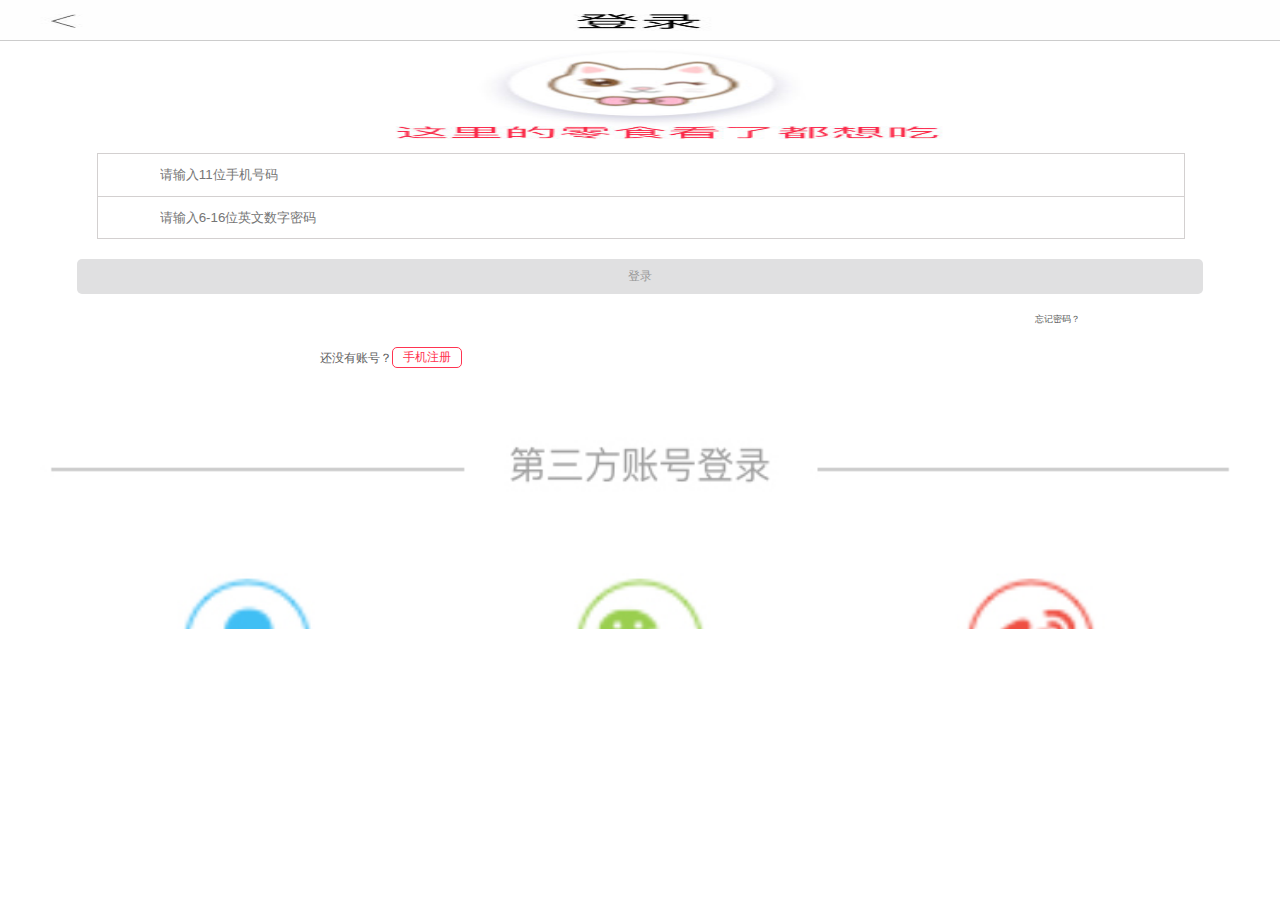
<file: html/login.html>
<!DOCTYPE html>
<html>
	<head>
		<meta charset="UTF-8">
		<meta name="viewport" content="width=device-width,initial-scale=1,minimum-scale=1,maximum-scale=1,user-scalable=no" />
		<title></title>
		<link rel="stylesheet" type="text/css" href="../css/common.css"/>
		<link rel="stylesheet" type="text/css" href="../css/login.css"/>
		<script src="../js/jquery-1.11.3.js" type="text/javascript" charset="utf-8"></script>
	</head>
	<body>
		<div id="login_header">
			<a href="../index.html"></a>
		</div>
		<div id="login_banner">
			
		</div>
		<div id="login_form">
			<input type="text" id="" value=""  placeholder="请输入11位手机号码"/>
			<input type="text" id="" value="" placeholder="请输入6-16位英文数字密码"/>
			<div class="btn">登录</div>
			
		</div>
		<div id="login_pass">
				<a href="#" class="r">忘记密码？</a>
			</div>
		<div id="login_rig">
			<a href="#" class="l">还没有账号？</a><a href="rigister.html" class="l rig">手机注册</a>
		</div>
		<div id="login_bottom">
			
		</div>
	</body>
</html>
<script src="../js/login.js" type="text/javascript" charset="utf-8"></script>
</file>
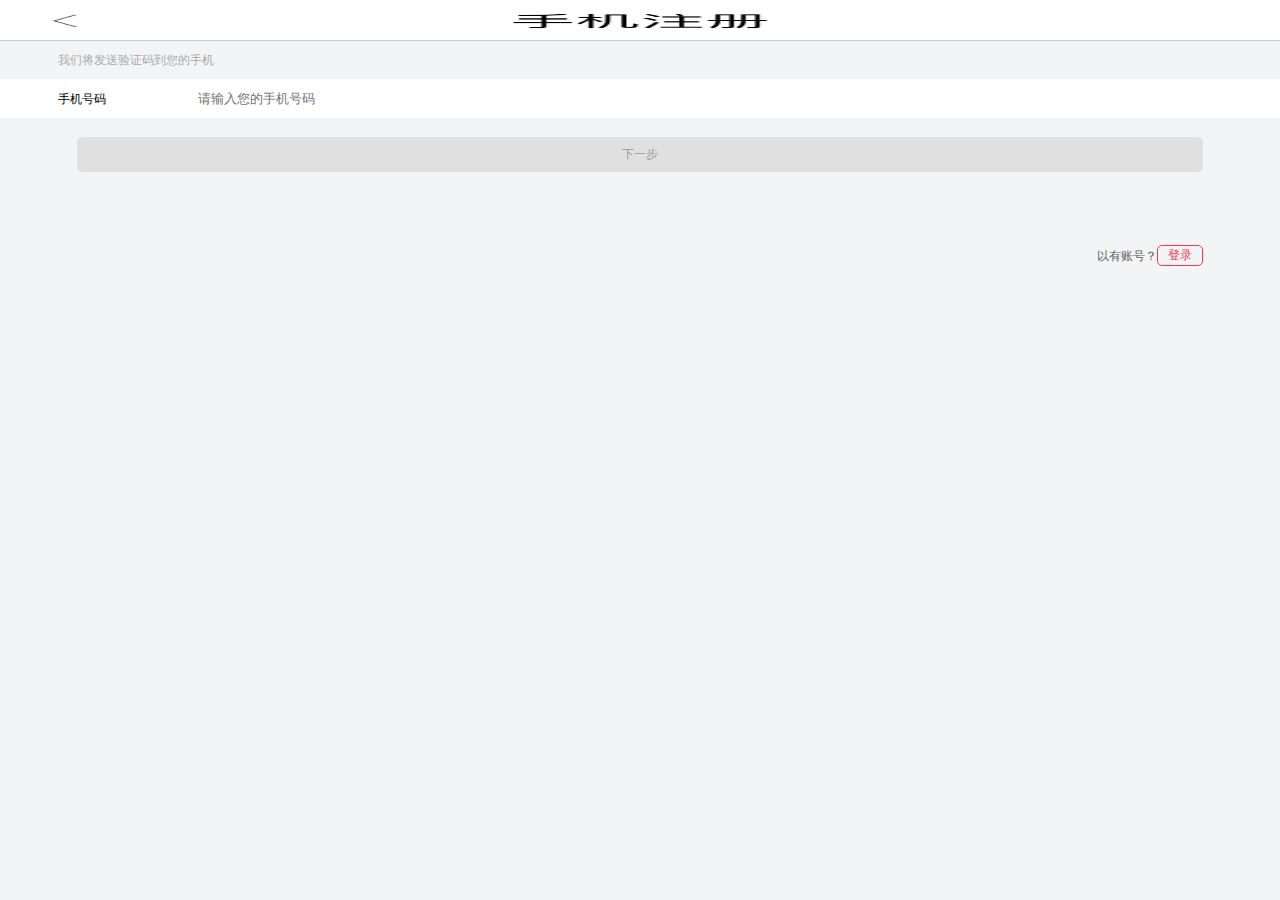
<file: html/rigister.html>
<!DOCTYPE html>
<html>
	<head>
		<meta charset="UTF-8">
	<meta name="viewport" content="width=device-width,initial-scale=1,minimum-scale=1,maximum-scale=1,user-scalable=no" />
		<title></title>
		<link rel="stylesheet" type="text/css" href="../css/common.css"/>
		<link rel="stylesheet" type="text/css" href="../css/register.css"/>
		<script src="../js/jquery-1.11.3.js" type="text/javascript" charset="utf-8"></script>
	</head>
	<body>
		<div id="rigister_header">
			<a href="../index.html"></a>
		</div>
		<div id="rigister-form">
			<div class="up">
				我们将发送验证码到您的手机
			</div>
			<div class="down">
				<span>手机号码</span>
				<input type="text" class="phone" value="" placeholder="请输入您的手机号码"/>
			</div>
		</div>
		<div id="rigister-btn">下一步</div>
		<div id="rigister-rig">
			<a href="login.html" class="r rig">登录</a><a href="#" class="r">以有账号？</a>
		</div>
	</body>
</html>
<script src="../js/rigister.js" type="text/javascript" charset="utf-8"></script>
</file>
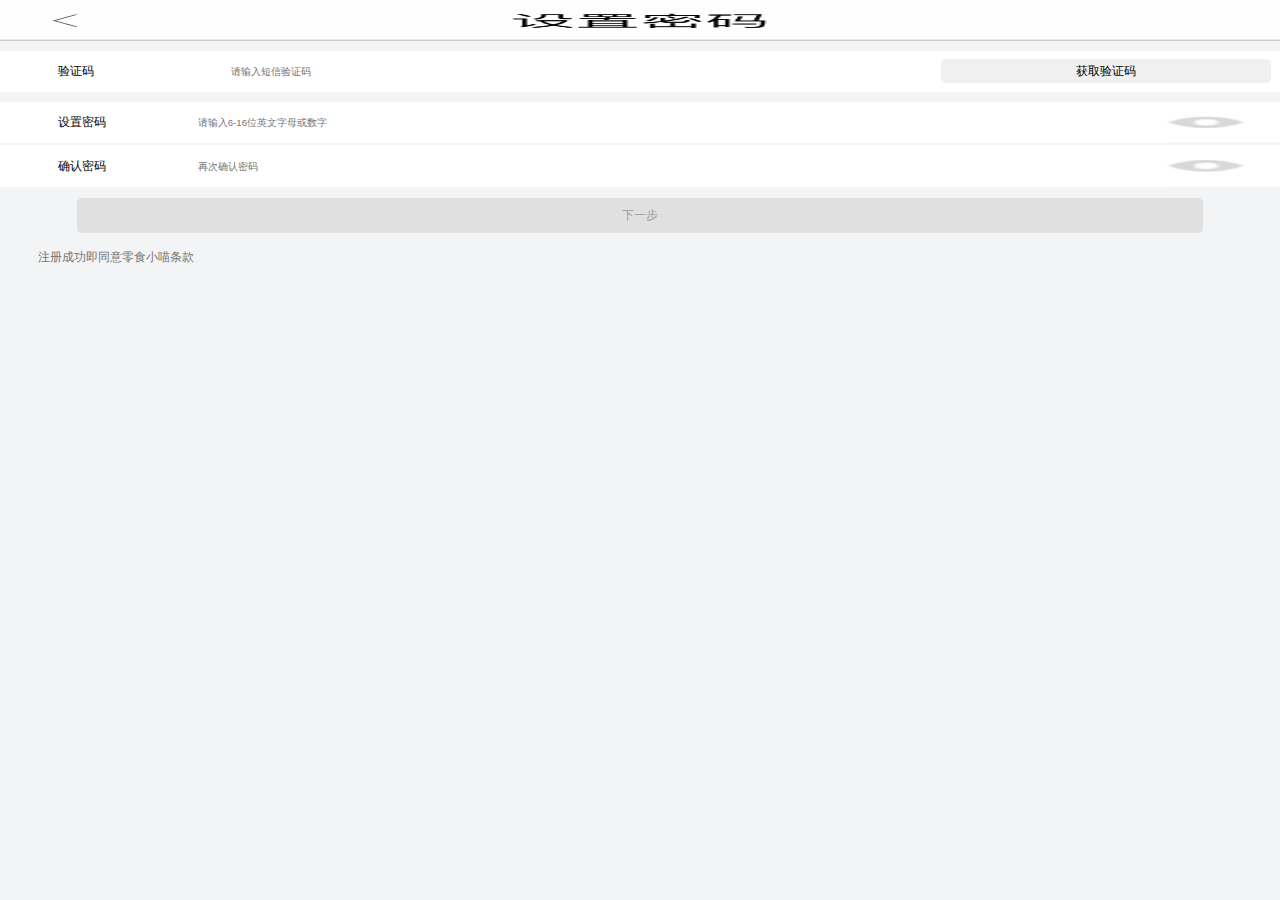
<file: html/zhuce.html>
<!DOCTYPE html>
<html>
	<head>
		<meta charset="UTF-8">
		<meta name="viewport" content="width=device-width,initial-scale=1,minimum-scale=1,maximum-scale=1,user-scalable=no" />
		<title></title>
		<link rel="stylesheet" type="text/css" href="../css/common.css"/>
		<link rel="stylesheet" type="text/css" href="../css/zhuce.css"/>
		<script src="../js/jquery-1.11.3.js" type="text/javascript" charset="utf-8"></script>
	</head>
	<body>
		<div id="zhuce_header">
			<a href="rigister.html"></a>
		</div>
		<div id="zhuce_form">
			<div class="down">
				<span class="yanzm">验证码</span>
				<input type="text" id="" value="" placeholder="请输入短信验证码"/>
				<div class="getyzm">获取验证码</div>
			</div>
			<div class="down">
				<span>设置密码</span>
				<input type="text" id="" value="" placeholder="请输入6-16位英文字母或数字"/>
				<i></i>
			</div>
			<div class="down">
				<span>确认密码</span>
				<input type="text" id="" value="" placeholder="再次确认密码"/>
				<i></i>
			</div>
		</div>
		<div id="zhuce-btn">下一步</div>
		<div id="zhuce-btm">
			注册成功即同意零食小喵条款
		</div>
	</body>
</html>
<script src="../js/zhuce.js" type="text/javascript" charset="utf-8"></script>
</file>
<file: css/index.css>
body,h1,h2,h3,h4,h5,p,dl,dd,ul,ol,form,input,textarea,th,td,select { margin:0; padding:0; }
em { font-style:normal; }
ul,ol,dl{list-style:none;}
img { border:none; vertical-align:top; }
table { border-collapse:collapse; }
input,textarea { outline:none; border:none;}
textarea { resize:none; overflow:auto; }
body { font-size:12px; font-family:"微软雅黑" "Time New Roman"; }
a { text-decoration:none;color:#5d5d5d; }
a:hover{text-decoration:underline;color:#f60;}
.l{float: left;}
.r{float: right;}
html,body{
	width:100%;
	height:100%;
	overflow: hidden;
}
.search{
	width:100%;
	height:2.3rem;
	background: #fff;
	overflow: hidden;
	position: fixed;
	top:0;
	left:0;
}
.search img{display: inline-block;}
.search .all{
	width:1rem;
	height:0.76rem;
	margin-top:0.8rem;
	margin-left:0.4rem;
}
.search .all img{
	width:100%;
	height:0.76rem;
}
.search .sou{
	width:1.1rem;
	height:1.2rem;
	background: #efefef;
	margin-top:0.6rem;
	margin-left:0.44rem;
	border-radius: 26px 0 0 26px;
}
.search .sou img{
	width:0.5rem;
	height:0.5rem;
	margin-top:0.3rem;
	margin-left:0.4rem;
}
.search input{
	width:11.1rem;
	height:1.2rem;
	margin-top:0.6rem;
	font-size: 0.6rem;
	background: #efefef;
	border-radius:0 26px 26px 0;
}
.search .shop{
	width:0.9rem;
	height:0.9rem;
	margin-left:0.3rem;
	margin-top:0.7rem;
}
.search .shop img{
	width:100%;
	height:0.9rem;
}



.hua{
	width:100%;
	height:93%;
	overflow: hidden;
	position: fixed;
	top:2.3rem;
	display: -webkit-box;
	-webkit-box-orient: vertical;	
}
.hua .dong{
	position: absolute;
	-webkit-box-flex: 1;
}
/*.zhengshua{
	width:100%;
	height:2rem;
	position: absolute;
	top:0;
	left:0;
	background: #000;
	color:#fff;
	display: none;
	text-align: center;
	font-size: 2rem;
}*/
.hua .boom{
	position: absolute;
	top:0;
	left:0;
	width:100%;
	height:2.5rem;
	text-align: center;
	line-height:2rem;
	font-size:0.35rem;
	display:none;
}
.hua .boom ul{
	height:1rem;
	width:3rem;
	margin:0 auto;
}
.hua .boom ul li{
	float:left;
	width:0.3rem;
	height:0.3rem;
	margin-top:0.5rem;
	margin-left:0.2rem;
	border-radius:50%;
	background:#ff2d4b;
	
}
.hua .boom ul li:nth-of-type(1){
	animation: beng 0.5s 0.1s linear infinite;
}
.hua .boom ul li:nth-of-type(2){
	animation: beng 0.5s 0.3s linear infinite;
}
.hua .boom ul li:nth-of-type(3){
	animation: beng 0.5s 0.5s linear infinite;
}
@keyframes beng{
	0%{transform: translateY(0);}
	100%{transform: translateY(-0.2rem);}
}
.hua .boom p{
	margin-left:36%;
	height:1rem;
	line-height:1rem;
	text-align:left;
}

/*============banner==============*/
.swiper-container{
	width:100% ;
	height:6.75rem;
	overflow: hidden;
}
.swiper-container,.swiper-wrapper,.swiper-slide{
	width:100% !important;
	height:6.75rem;
}
.swiper-slide img{
	display: block;
	width:100% !important;
	height:6.75rem;
}
.kongup{
	width:100%;
	height:0.9rem;
	background: #f8f8f8;
}

/*===============show===============*/
.show{
	width:100%;
	height:8rem;
	overflow: hidden;
	z-index: 100;
}
.show img{
	width:100%;
}
.show .left{
	width:6.4rem;
	height:8rem;
	background: #f8f8f8;
}
.show .right{
	width:9.6rem;
	height:8rem;
	overflow: hidden;
	background: #f8f8f8;
}
.show .right .shang{
	width:9.6rem;
	height:3.2rem;
	background: #f8f8f8;
}
.show .right .xia .zuo{
	width:4.8rem;
	height:4.8rem;
	background: #f8f8f8;
}
.show .right .xia .you{
	width:4.8rem;
	height:4.8rem;
	background: #f8f8f8;
}
/*=====kongdown===*/
.kongdown{
	width:100%;
	height:0.5rem;
	background: #f8f8f8;
}
/*===========biao===========*/
.biao{
	width:100%;
	height:1.55rem;
	background: #fff;
	border-bottom: 1px solid #f8f8f8;
}
.biao .tu{
	width:0.9rem;
	height:0.8rem;
	margin-left:0.3rem;
	margin-top:0.4rem;
}
.biao .tu img{
	width: 100%;
}
.biao .p1{
	width:2.8rem;
	height:0.66rem;
	font-size: 0.66rem;
	color:#000;
	margin-left:0.33rem;
	margin-top:0.5rem;
}
.biao .p2{
	width:5rem;
	height:0.44rem;
	font-size: 0.44rem;
	color: #b3b3b3;
	margin-left:0.33rem;
	margin-top:0.5rem;
}

.list .pic{
	width:15.2rem;
	height:8.5rem;
	margin-left:0.4rem;
}
.list .name{
	width:12rem;
	height:0.6rem;
	font-size: 0.6rem;
	color: #000;
	margin-top:0.5rem;
	margin-bottom: 0.5rem;
	display: inline-block;
	margin-left:0.5rem;
}
.list .price{
	width:1.9rem;
	height:0.6rem;
	font-size: 0.6rem;
	color: red;
	margin-top:0.5rem;
	margin-left:0.6rem;
	display: inline-block;
}

/*===========================bottom=========================*/
.bottom{
	width:100%;
	height:2.2rem;
	position: fixed;
	bottom:0;
	background: #f8f8f8;
	border-top:1px solid #d6d6d6;
	display: -webkit-box;
}
.bottom div{
	-webkit-box-flex: 1;
}
.bottom div:nth-child(1){
	background: url(../img/bottom-1.gif) no-repeat 1.46rem;
	background-size: 1.06rem 1.73rem;
}
.bottom div:nth-child(2){
	background: url(../img/bottom-2.gif) no-repeat 1.46rem;
	background-size: 1.06rem 1.73rem;
}
.bottom div:nth-child(3){
	background: url(../img/bottom-3.gif) no-repeat 1.46rem;
	background-size: 1.06rem 1.73rem;
}
.bottom div:nth-child(4){
	background: url(../img/img1/wy.jpg) no-repeat 1rem;
	background-size: 2.1rem 1.73rem;
}




/*==============================侧边注册==========================*/
.chu{
	animation: chu 0.6s linear both;
}
@keyframes chu{
	from{left:-100%;}
	to{left:0;}
}


#nav-all{
	width: 100%;
	height: 100%;
	position: absolute;
	left: -100%;
	top: 0;
}
.l{
	float: left;
}
.r{
	float: right;
}
/*========================up=============================*/
.right_nav{
	width: 100%;
	height: 100%;
	background: black;
	position:absolute ;
	right: 0;
	top: 0;
	padding-top: 10%;
	opacity: 0;
	filter: alpha(opacity=0);
	z-index: 3;
}
.right_hide{
	animation:right_hide both;
	animation-delay: 0.5s;
}
@-webkit-keyframes right_hide{
	from{opacity: 0;}
	to{opacity: .6;}
}
/*========================#left_nav=============================*/
#left_nav{
	width: 80%;
	height: 100%;
	background: #fff;
	position:relative ;
	left: 0;
	top: 0;
	padding-top: 10%;
	z-index: 100;
}
.left_hide{
	animation:left_hide 1s both ;
}
@-webkit-keyframes left_hide{
	from{left: 0;}
	to{left: -100%;}
}
/*========================up=============================*/
#left_nav .up{
	width: 87%;
	height: 2.5rem;
	line-height: 2.5rem;
	padding-left: 13%;
}
#left_nav .up dt,dd{
	float: left;
	height:2.5rem ;
}
#left_nav .up dt{
	width:2.5rem ;
	height:2.5rem ;
}
#left_nav .up dt img{
	display: block;
	width:2.5rem ;
	height:2.5rem ;
}
#left_nav .up  a{
	color: #151515;
	font-size: 0.57rem;
	font-weight: bold;
}
#left_nav .up dd{
	width: 50%;
	padding-left: 6.8%;
}
#left_nav .up dd span{
	padding:0 3.4%;
}
/*============================down==============================*/
#left_nav .down{
	width: 86%;
	height:12.7rem;
	margin-top: 1.22rem;
	
	padding:0 7%;
	overflow: hidden;
}
#left_nav .down li{
	width:100%;
	padding-bottom: .6rem;
	line-height: 1.5rem;
	height:1.5rem;
	
	
}
#left_nav .down li dt {
	width: 13%;
	height: 1.5rem;
	margin-right: 0.6rem;
}
#left_nav dl{
	width: 100%;
}
#left_nav .down li dd{
	width: 80%;
	height: 1.5rem;
}
#left_nav .down li dt img{
	width: 1.5rem;
	height: 1.5rem;
	
}
#left_nav .down h3{
	font-size: .5rem;
	margin-right: .4rem;
	font-weight: 100;
}
#left_nav .down .rrr{
	margin-right: 1.6rem;
}
#left_nav .down a,span{
	font-size: .4rem;
	color: #a6a6a6;
}
.down .last{
	
}
</file>
<file: css/detail.css>
html, body, ul, li, ol, dl, dd, dt, p, h1, h2, h3, h4, h5, h6, form, fieldset, legend, img { margin:0; padding:0; }

fieldset, img { border:none; }

img{display: block;}
address, caption, cite, code, dfn, th, var { font-style:normal; font-weight:normal; }
ul, ol { list-style:none; } 
body { color:#333; padding:5px 0; font:12px/20px "SimSun","微软雅黑","Arial Narrow",HELVETICA; background:#fff;/* overflow-y:scroll;*/ overflow-x:hidden;}

a{ color:#666; text-decoration:none; }

a:visited { color:#666; }

a:hover, a:active, a:focus { color:#ff8400; text-decoration:underline; }
.l{
    float: left;
}
.r{
    float: right;
}
html,body{
    width:100%;
    height:100%;
    background: #eee;
}
.wrapper{
    width:100%;
    position: relative;
}
header{
    width: 100%;
    height: 1.5rem;
    background: #fff;
    position: fixed;
    z-index: 1000;
    border-bottom: 1px solid #ccc;
    top: 0;
    left: 0;
}
.back{
    line-height: 1.5rem;
    color: #ccc;
    margin-left: 0.2rem;
}
.center{
    text-align: center;
    line-height: 1.5rem;
    font-weight: bold;
    width: 86%;
}
.share{
    line-height: 1.5rem;
    color: #ccc;
    margin-right: 0.2rem;
}
.goods-img{
    /*background: red;*/
    width: 100%;
    height: 12rem;
    margin-top: 1.5rem;
}
.swiper-container{
    width: 100%;
    height: 12rem;
    position: relative;
}
.swiper-slide{
    height: 12rem;
}
.swiper-slide img{
    width: 100%;
}
.pagecount{
    position: absolute;
    width: 2rem;
    height: 1rem;
    border: 1px solid #000;
    background: #000;
    border-radius: 10px;
    right: 2rem;
    opacity: .5;
    color: #fff;
    font-size: 16px;
    text-align: center;
    line-height: 1rem;
    bottom: 2rem;
    z-index: 2;
}
.title{
    width: 100%;
    background: #fff;
}
.title p{
    width: 90%;
    font-size: 15px;
    font-weight: bold;
    margin-left: 18px;
    /*margin-top: 10px;*/
}
.collect span{
    font-size: 12px;
    border-left: 1px solid #ccc;
    width: 2rem;
    text-align: center;
    color: #ccc;
}
.collect{
    height: 42px;
    background: #fff;
}
.collect strong{
    font-size: 16px;
    color: #666;
}
.price{
    background: #fff;
}
.price span{
    font-size: 27px;
    color: #F60570;
    margin-left: 18px;
}
.price i{
    font-style: normal;
    color: #F60570;
    font-size: 12px;
}
.price strong{
    font-style: normal;
    display: inline-block;
    width: 40px;
    height: 20px;
    text-align: center;
    font-size: 12px;
    margin-left: 18px;
    background: #F60570;
    color: #fff;
}
.showcondition{
    background: #fff;
    overflow: hidden;
    height: 25px;
    border-bottom: 1px solid #ccc;
}
.showcondition span.l{
    font-weight: bold;
    color: #666;
    margin-left: 18px;
}
.showcondition i{
    font-style: normal;
    font-weight: bold;
    text-decoration: line-through;
    color: #666;
}
.showcondition span.r{
    margin-right: .5rem;
        font-weight: bold;
    color: #666;
}
.countdown{
    background: #fff;
    height: 40px;
    line-height: 40px;
}
.countdown p{
    font-size: 12px;
    font-weight: bold;
    color: #333;
}
.time{
    color: #666;
    font-weight: lighter;
    margin-left: 18px;
}
.col{
    color: #F60570;
    font-size: 16px;
    font-weight: bold;
}
.wechat{
    background: #fff;
    margin-top: 10px;
    margin-bottom: 10px;
    overflow: hidden;
        padding: 10px 0;
}
.wechat p{
    width: 80%;
    margin-left: 18px;
    font-size: 12px;
    font-weight: bold;
    color: #666;
    float: left;
}
.chaticon{
    color: green;
    font-size: 20px;
    font-weight: lighter;

}
.copybtn{
    float: right;
    display: inline-block;
    width: 10%;
    height: 20px;
    border: 1px solid green;
    border-radius: 2px;
    color: green;
    margin-top: .7rem;
    margin-right: .5rem;
    text-align: center;
}
.goodsimage{
    background: #fff;
    overflow: hidden;
    margin-bottom: .6rem;
}
.goodsimage p{
    margin-left: 1rem;
    font-weight: bold;
    margin-top: .6rem;
    margin-bottom: 1rem;
}
.goodsimage div{
    width: 100%;
    height: 9.65rem;
}
.goodsimage div img{
    width: 100%;
    height: 9.65rem;

}
.titleinfo{
    width: 100%;
    height: 2rem;
    line-height: 2rem;
    background: #fff;
    border-bottom: 1px solid #ccc;
}
.titleinfo p{
    color: #333;
    font-size: 12px;
    font-weight: bold;
    margin-left: 1rem;
}
.titleinfo p span{
    display: inline-block;
    width: .2rem;
    height: .4rem;
    margin-right: .2rem;
    background: red;
}
.relinfo{
    background: #fff;
    padding: .5rem 0;
    margin-bottom: 1rem;
}
.relinfo p{
    color: #333;
    font-size: 12px;
    font-weight: bold;
    margin-left: 1rem;
    line-height: 1.3rem;
}
.relinfo p .dic2{
    margin-left: 1rem;
}
.relinfo p .dic3{
    margin-left: 4rem;
}
.fourspeciale{
    background: #fff;
    margin-bottom: 1rem;
    padding: .5rem 0;
}
.fourspeciale p{
    /*margin-left: 1rem;*/
    text-align: center;
    font-size: 14px;
    font-weight: bold;
    color: #666;
    overflow: hidden;
}
.fourspeciale p.choose{
    font-size: 12px;
    color:#E91555;
}
.fourspeciale p.choose span{
    font-size: 12px;
    margin-left: 1rem;
    font-weight: lighter;
}
.fourspeciale p.choose span strong{
    font-style: normal;
    font-size: 30px;
    font-weight: lighter;
}
.miaoqin{
    background: #fff;
    margin-bottom: 1rem;
}
.miaoqin .p1{
    color: #333;
    font-size: 12px;
    font-weight: bold;
    /*margin-left: 1rem;*/
        height: 2rem;
    line-height: 2rem;
    border-bottom: 1px solid #ccc;
}
.miaoqin .p1 span{
    display: inline-block;
    width: .2rem;
    height: .4rem;
    margin-right: .2rem;
    margin-left: 1rem;
    background: red;
}
.command{
    padding: .5rem 0;
    width: 90%;
    margin: 0 auto;
    border-bottom: 1px dashed #ccc;
}
.command p{
    width: 90%;
    margin: 0 auto;
    font-size: 12px;
    font-weight: bold;
    /*line-height: 2.5rem;*/
}
.command p span{
    display: inline-block;
    width: 1.5rem;
    height: 1.5rem;
    background: url(../img/touxiang.bmp) no-repeat;
    background-size: 100% 100%; 
}
.more{
    height: 2.5rem;
    line-height: 2.5rem;
}
.more p{
    text-align: center;
    font-size: 12px;
    font-weight: bold;
}
.guesslike{
    background: #fff;
    overflow: hidden;
    margin-bottom: 2rem;
    padding-bottom: 1rem;
}
.guesslike .p1{
    color: #333;
    font-size: 12px;
    font-weight: bold;
    /*margin-left: 1rem;*/
        height: 2rem;
    line-height: 2rem;
    border-bottom: 1px solid #ccc;
}
.guesslike .p1 span{
    display: inline-block;
    width: .2rem;
    height: .4rem;
    margin-right: .2rem;
    margin-left: 1rem;
    background: red;
}
.guessgoods{
    /*background: red;*/
    width: 7rem;
    height: 8rem;
    float: left;
    margin-left: .7rem;
    margin-top: .7rem;
    text-align: center;
    border: 1px solid #ccc;
}
.goodsimg{
    display: inline-block;
    width: 6rem;
    height: 4rem;
    background: blue;
    margin-top: .5rem;
    margin-bottom: .5rem;
    /*border: 1px solid #ccc;*/
}
.img{
    width: 6rem;
    height: 4rem;
}
.guesstitle{
    font-size: 12px;
    line-height: .5rem;
    height: 2rem;
    line-height: 2rem;
    overflow: hidden;
    white-space: nowrap;
    text-overflow: ellipsis;
}
.guessprice{
    width: 90%;
    margin: 0 auto;
    border-top: 1px dashed #ccc;
    text-align: left;
}
.curpr{
    color: #EC2757;
    font-size: 14px;
}
.oldpr{
    color: #666;
    text-decoration: line-through;
    font-size: 12px;
}
.gotogwc{
    height: 2rem;
    background: #eee;
    width: 100%;
    line-height: 2rem;
    padding: .2rem 0;
    position: fixed;
    bottom: 0;
    left: 0;
}
.gotogwc .icon{
    display: inline-block;
    width: 3rem;
    height: 1.5rem;
    font-size: 12px;
    background: #fff;
    margin-left: .6rem;
    margin-top: .3rem;
    border: 1px solid #ccc;
    border-radius: 5px;
    background:#fff url(../img/gwc.bmp) no-repeat 21px 8px;
    background-size: 20px 15px; 
    position: relative;
}
.gotogwc .icon i{
    display: none;
    position: absolute;
    width: .8rem;
    height: .8rem;
    text-align: center;
    line-height: .8rem;
    font-style: normal;
    border-radius: 50%;
    color: #fff;
    background: red;
    right: 4px;
    top: 0;
}
.gotogwc .btn{
    display: inline-block;
    width: 11.5rem;
    background: #F00736;
    color: #fff;
    height: 1.5rem;
    text-align: center;
    line-height: 1.5rem;
    margin-top: .3rem;
    margin-left: .5rem;
    border: 1px solid #F00736;
    border-radius: 3px;
}
</file>
<file: css/iconfont.css>
@font-face {font-family: "iconfont";
  src: url('iconfont.eot?t=1474376593'); /* IE9*/
  src: url('iconfont.eot?t=1474376593#iefix') format('embedded-opentype'), /* IE6-IE8 */
  url('iconfont.woff?t=1474376593') format('woff'), /* chrome, firefox */
  url('iconfont.ttf?t=1474376593') format('truetype'), /* chrome, firefox, opera, Safari, Android, iOS 4.2+*/
  url('iconfont.svg?t=1474376593#iconfont') format('svg'); /* iOS 4.1- */
}

.iconfont {
  font-family:"iconfont" !important;
  font-size:16px;
  font-style:normal;
  -webkit-font-smoothing: antialiased;
  -webkit-text-stroke-width: 0.2px;
  -moz-osx-font-smoothing: grayscale;
}
.icon-back:before { content: "\e679"; }
.icon-share:before { content: "\e6f3"; }
.icon-time:before { content: "\e65f"; }
.icon-timefill:before { content: "\e65e"; }
.icon-likefill:before { content: "\e668"; }
.icon-mark:before { content: "\e731"; }
.icon-weixin:before { content: "\e63f"; }
.icon-servicewuyoutuihuanhuo:before { content: "\f0260"; }
.icon-servicezhidingwuliu:before { content: "\f0255"; }
.icon-servicezhengpinbaozhang:before { content: "\f024c"; }
.icon-servicehaiwaizhiyou:before { content: "\f025a"; }
</file>
<file: css/comman.css>
body,h1,h2,h3,h4,h5,p,dl,dd,ul,ol,form,input,textarea,th,td,select { margin:0; padding:0; }
em { font-style:normal; }
ul,ol,dl{list-style:none;}
img { border:none; vertical-align:top; }
table { border-collapse:collapse; }
textarea { outline:none; border:none;}
textarea { resize:none; overflow:auto; }
body { font-family:"微软雅黑" "Time New Roman"; }
a { text-decoration:none;color:#5d5d5d; }
a:hover{text-decoration:underline;color:#f60;}
</file>
<file: css/hot.css>
/*===============================公共样式==============================*/
.l{
	float: left;
}
.r{
	float: right;
}
html,body{
	width: 100%;
	height: 100%;
}
#box{
	display: -webkit-box;display: box; 
	height: 100%; 
	-webkit-box-orient:vertical;
	box-orient:vertical;
}
.swiper-container{
	-webkit-box-flex: 1;
}
.swiper-container,.swiper-wrapper{
	width: 100%;
	height: 100%;
	
	position: relative;
}
.page1,.page2{
	height: 100%;
	overflow:hidden;
}
/*==========================header==========================*/
header{
	width: 100%;
	height:4.1rem;
	text-align: center;
}
header img{
	width: 100%;	
}
header .top1{
	height:2rem;
}
header .top2{
	width: 100%;
	height:1.8rem;
	color: #fdfffe;
	font-size:0.7rem;
	font-family:"微软雅黑" ;
	font-weight: 700;
}
header .top2 .left{
	width: 50%;
	height:1.8rem;
	background: #ff2c4c;
	line-height: 1.8rem;
}
header .top2 .right{
	width: 50%;
	height:1.8rem;
	background: #000;
	line-height: 1.8rem;
}
/*========================boom==============================*/
.boom{
	width:100%;
	height:2.5rem;
	text-align: center;
	line-height:2rem;
	font-size:0.4rem;
	display:none;
	position: absolute;
	left: 0;
	top: 0;
}
.boom ul{
	height:1rem;
	width:3rem;
	margin:0 auto;
}
.boom ul li{
	float:left;
	width:0.3rem;
	height:0.3rem;
	margin-top:0.5rem;
	margin-left:0.2rem;
	border-radius:50%;
	background:#ff2d4b;
	
}
.boom ul li:nth-of-type(1){
	animation: beng 0.5s 0.1s linear infinite;
}
.boom ul li:nth-of-type(2){
	animation: beng 0.5s 0.3s linear infinite;
}
.boom ul li:nth-of-type(3){
	animation: beng 0.5s 0.5s linear infinite;
}
@keyframes beng{
	0%{transform: translateY(0);}
	100%{transform: translateY(-0.2rem);}
}
.boom p{
	margin-left:36%;
	height:1rem;
	line-height:1rem;
	text-align:left;
}
/*============================倒计时============================*/
.timer{
	font-size:0.38rem;
	color: #ff2d4b;
	position: absolute;
	left:0.2rem;
	top:1.2rem;
	font-weight: 500;
}
/*====================con===============================*/
.con,.list{
	background: #f8f8f8;
}
.con .zong,.list .all{
	width: 100%;
	height:4.7rem;
	margin-top:0.35rem;
	margin-left:0.22rem;
	background: #fff;
}
.con ul{
	list-style: none;
	margin-top: 0.1rem;
	margin-left: 0.2rem;
	font-family: "微软雅黑";
	width:66%;
	position: relative;
}
.list ul{
	list-style: none;
	margin-top: 0.1rem;
	margin-left: 0.2rem;
	font-family: "微软雅黑";
	width:66%;
	position: relative;
	background: #fff;
}
.tu,.pic{
	width: 32%;
}
.con .tu img,.list .pic img{
	width:100%;
	height:4.7rem;
}
.con .name{
	font-size:0.6rem;
	font-weight: 700;
	display: block;
	width:100%;
	position: absolute;
	left:0.2rem ;
	top:0.1rem;
}
.con .sale,.list .sale{
	display: block;
	font-size: 0.8rem;
	color: #ff2d4b;
	font-weight: 900;
	width:20%;
	position:absolute;
	left: 0.15rem;
	top:2.3rem;
}
.con .price,.list .price{
	font-size:0.4rem;
	text-decoration: line-through;
	width: 20%;
	color: #606060;
	position: absolute;
	left: 3rem;
	top: 2.7rem;
}	
.con .btn img{
	width: 2.5rem;
	height: 0.8rem;
	position: absolute;
	right:0.4rem;
	top:2.5rem;
}
.con .qiang{
	font-size:0.4rem;
	
	color: #606060;
	text-decoration: line-through;
	width:2.5rem;
	height: 1rem;
	position: absolute;
	left: 0.2rem;
	top:3.8rem;
}
.con .img1{
	width:4.3rem;
	height: 0.4rem;
	position: absolute;
	left: 2.9rem;
	top: 3.7rem;
}
.con .jian{
	font-size:0.4rem;
	width: 3rem;
	height: 0.5rem;
	color: #606060;
	position: absolute;
	right:-0.5rem ;
	top: 3.8rem;
}
/*======================list================================*/
.list .ming{
	font-size:0.6rem;
	font-weight: 700;
	display: block;
	width: 10rem;
	position: absolute;
	left: 0.2rem;
	top:0.2rem ;
}

.list .btn{
	width:2.2rem;
	height: 0.8rem;
	position: absolute;
	top:2.3rem;
	right:0.5rem ;
}
.list .time{
	font-size:0.4rem;
	
	position: absolute;
	color:#62ba7d ;
	top: 3.7rem;
	left: 0.2rem;
}


#swiper-container2 .swiper-wrapper{
	width: 100%;
	display: -webkit-box;
	-webkit-box-orient: horizontal;
}
	
	
#swiper-container2 .swiper-slide{
/*font-size:0.3rem !important;*/
background:#000 !important;
-webkit-box-flex: 1;
-webkit-box-orient: horizontal;
}

#swiper-container2 .active-nav{
background:#ff2c4c !important;
}
/*===========================bottom=========================*/
.bottom{
	width:100%;
	height:2.2rem;
	position: fixed;
	bottom:0;
	left: 0;
	background: #f8f8f8;
	border-top:1px solid #d6d6d6;
	display: -webkit-box;
	z-index: 200;
}
.bottom div{
	-webkit-box-flex: 1;
}
.bottom div:nth-child(1){
	background: url(../img/img1/shou.jpg) no-repeat 1.46rem;
	background-size: 1.2rem 1.7rem;
}
.bottom div:nth-child(2){
	background: url(../img/img1/te.jpg) no-repeat 1.46rem;
	background-size:1.2rem 1.7rem;
}
.bottom div:nth-child(3){
	background: url(../img/img1/zhuan.gif) no-repeat 1.46rem;
	background-size:1.2rem 1.7rem;
}
.bottom div:nth-child(4){
	background: url(../img/img1/wy.jpg) no-repeat 1rem;
	background-size:2.4rem 1.7rem;
}
/*========================gwc============================*/
.gwc{
	width: 1.2rem;
	height: 1.3rem;
	position: fixed;
	right: 0.5rem;
	top:0.6rem;
	z-index: 200;
}
/*=======================return=================================*/
.return{
	width: 1rem;
	height: 1.1rem;
	position: fixed;
	left: 0.5rem;
	top:0.6rem;
	z-index: 200;
}
</file>
<file: css/list.css>
html,body{
	width:100%;
	color:#000;
	font-family: "微软雅黑";
}
header{
	width:100%;
	height:2rem;
	font-size:0.6rem;
	text-align:center;
	line-height:2rem;
	font-weight:600;
	border-bottom:1px solid #ccc;
	position:fixed;
}
header .incar{
	height:1rem;
	width:2.2rem;
	float:right;
	margin-right:0.2rem;
	margin-top:0.6rem;
	position:relative;

}
header .incar img{
	height:100%;
}
header .incar .num{
	display:block;
	width:0.6rem;
	height:0.6rem;
	border-radius:50%;
	background:#ff2d4b;
	position:absolute;
	top:-0.25rem;
	right:0.25rem;
	color:#fff;
	text-align:center;
	line-height:0.6rem;
	display:none;
	font-weight:100;
	font-size: 0.5rem;
}
header .back{
	float:left;
	width:0.4rem;
	height:0.7rem;
	margin-left:0.66rem;
	margin-top:0.62rem;
}
header .back img{
	width:100%;
}
#list{
	height:1.8rem;
	width:100%;
	position:fixed;
	top:2rem;
	z-index: 1;
}
#list .don{
	animation: rota 0.5s  linear both;
}
#list .dong{
	animation: rotat 0.5s  linear both;
}

@keyframes rota{
	0%{transform:rotate(0)}
	100%{transform:rotate(180deg)}
}
@keyframes rotat{
	0%{transform:rotate(180deg)}
	100%{transform:rotate(360deg)}
}
#list .bo{
	height:1.8rem;
	width:100%;
	border-bottom:1px solid #ccc;
	overflow: hidden;
}

#list .down{
	text-align:center;
	float:right;
	width:1.5rem;
	margin-top:0.5rem;
	margin-right:0.2rem;
}
#list .down img{
	width:0.7rem;
	height:0.4rem;
	margin-top:0.2rem;
}
#list .li{
	float:left;
	height:1.65rem;
	width:14rem;
	margin-left:0.3rem;
}
#list li{
	color:#666;
	float:left;
	width:2.3rem;
	height:100%;
	text-align:center;
	line-height:1.65rem;
	
}
#list .li li:nth-of-type(1){
	border-bottom:0.15rem solid red;
	color:#ff9ca0;
}
#list .lis li:nth-of-type(1){
	background:#ffa3a6;
	color:#fff;
}
#list .lis{
	height:3.6rem;
	width:100%;
	display:none;
	background:#fff;
}
#list .lis li{
	width:3.2rem;
	height:1.2rem;
	line-height:1.2rem;
	background:#ddd;
	border-radius:0.3rem;
	margin-top:0.3rem;
	margin-left:0.6rem;
}
#box{
	width:100%;
	position:absolute;	
	background:#fff;
}
#cov{
	width:100%;
	height:88%;
	position:fixed;
	overflow:hidden;
	top:3.8rem;
	display:-webkit-box;
	-moz-box-orient: vertical;
}
#cov .boom{
	width:100%;
	height:2.5rem;
	text-align: center;
	line-height:2rem;
	font-size:0.35rem;
	display:none;
	
}
#cov .boom ul{
	height:1rem;
	width:3rem;
	margin:0 auto;
}
#cov .boom ul li{
	float:left;
	width:0.3rem;
	height:0.3rem;
	margin-top:0.5rem;
	margin-left:0.2rem;
	border-radius:50%;
	background:#ff2d4b;
	
}
#cov .boom ul li:nth-of-type(1){
	animation: beng 0.5s 0.1s linear infinite;
}
#cov .boom ul li:nth-of-type(2){
	animation: beng 0.5s 0.3s linear infinite;
}
#cov .boom ul li:nth-of-type(3){
	animation: beng 0.5s 0.5s linear infinite;
}
@keyframes beng{
	0%{transform: translateY(0);}
	100%{transform: translateY(-0.2rem);}
}
#cov .boom p{
	margin-left:36%;
	height:1rem;
	line-height:1rem;
	text-align:left;
}
#box dl{
	margin-left:0.3rem;
	margin-top:0.3rem;
	float:left;
	width:6.86rem;
	border:1px solid #ccc;
	height:11.4rem;
	padding:0.3rem;
}
#box dl dt{
	width:100%;
	height:7.3rem;
	-webkit-box-flex: 1;
}
#box dl dt img{
	width:100%;
}
#box dl dd{
	width:100%;
	height:2rem;
	font-size:0.6rem;
}
#box dl dd:nth-of-type(1){
	padding-bottom:0.2rem;
	border-bottom:1px solid #ccc;
	font-weight:300;
	line-height:1rem;
	overflow: hidden;
	
}
#box dl dd:nth-of-type(2) p{
	float:left;
	color:#ff2d4b;
	width:5.3rem;
	overflow: hidden;
	height:100%;
	line-height:1.9rem;
	font-size:0.7rem;
}
#box dl dd:nth-of-type(2) p span{
	color:#ccc;
	margin-left:0.3rem;
	line-height:2rem;
	font-size:0.6rem;
	text-decoration: line-through;
}
#box dl dd:nth-of-type(2) .car{
	width:1.15rem;
	height:1.15rem;
	margin-top:0.45rem;
	margin-right:0.2rem;
	float:right;
}
#box dl dd:nth-of-type(2) .car img{
	width:100%;
}
#up{
	display:none;
	position:fixed;
	bottom:1rem;
	right:1rem;
	width:1.5rem;
	height:1.5rem;
	border-radius:50%;
	background:url(../img/up.gif) no-repeat;
	background-size:100% 100%;
}
.end{
	width:100%;
	height:1rem;
	line-height:1rem;
	text-align:center;
	display:none;
	position:fixed;
	bottom:0;
	left:0;
	z-index: -1;
	color: #999;
}
</file>
<file: css/comon.css>
body,h1,h2,h3,h4,h5,p,dl,dd,ul,ol,form,input,textarea,th,td,select { margin:0; padding:0; }
em { font-style:normal; }
ul,ol,dl{list-style:none;}
img { border:none; vertical-align:top; }
table { border-collapse:collapse; }
input,textarea { outline:none; border:none;}
textarea { resize:none; overflow:auto; }
body { font-size:12px; font-family:"微软雅黑" "Time New Roman"; }
a { text-decoration:none;color:#5d5d5d; }
a:hover{text-decoration:underline;color:#f60;}
</file>
<file: css/mypage.css>
html,body{
	width:100%;
	height:100%;
}

header{
	position:relative;
	width:100%;
	height:8rem;
	background:url(../img/wo.jpg);
	background-size:100%;
}
header .car{
	display:block;
	position:absolute;
	top:1%;
	right:1%;
	width:2rem;
	height:2rem;
	border-radius:50%;
	
}
header .dl{
	display:block;
	position:absolute;
	top:73%;
	right:56%;
	width:1.5rem;
	height:0.77rem;	
}
header .zc{
	display:block;
	position:absolute;
	top:73%;
	right:35%;
	width:1.6rem;
	height:0.8rem;
}
header .name{
	width:100%;
	height:39%;
	text-align:center;
	position:absolute;
	background:url(../img/bk_log.jpg) no-repeat;
	background-size: 100% 100%;
	font-size:0.8rem;
	line-height:1rem;
	bottom: 0;
	/*border-radius: 1rem;*/
	color: #fff;
	display: none;
	line-height: 186%;
}
#content{
	width:100%;
	height:18.2rem;
	background:url(../img/page.jpg) no-repeat;
	background-size:100% 100%;
}
footer{
	width:100%;
	position:fixed;
	bottom:0;
	left:0;
	height:2.1rem;
	background:#f8f8f8;
	overflow:hidden;
	border-top:1px solid #e2e2e2;
	}
footer ul{
	width:100%;
	height:100%;
	display:-webkit-box;
	display:-moz-box;
}
footer ul li{
	-moz-box-flex: 1;
	-webkit-box-flex: 1;
	text-align:center;
}
footer ul li img{
	height:0.9rem;
	margin-top:0.2rem;
}
footer ul li p{
	text-align:center;
	width:100%;
	height:1rem;
	font-size:0.7rem;
	line-height:1rem;
	color:#353535;
	/*font-weight:600;*/
}
footer ul li:nth-of-type(4) p{
	color:#ff2d4b;
}
footer ul li.aa a{
	text-decoration: none;
}
</file>
<file: css/ztstyle.css>
body,h1,h2,h3,h4,h5,p,dl,dd,ul,ol,form,input,textarea,th,td,select { margin:0; padding:0; }
em { font-style:normal; }
ul,ol,dl{list-style:none;}
img { border:none; vertical-align:top; }
table { border-collapse:collapse; }
input,textarea { outline:none; border:none;}
textarea { resize:none; overflow:auto; }
body { font-size:12px; font-family:"微软雅黑" "Time New Roman"; }
a { text-decoration:none;color:#5d5d5d; }
a:hover{text-decoration:underline;color:#f60;}
html,body{width:100%; height:100%;}

/*#header{width:100%; 
 line-height: 1.8rem;  
height:1.8rem; 
background:red; 
text-align: center;
font-size:0.8rem; color: #000;

background: url(../img/z1.jpg) no-repeat 95% center ;
background-size:1.2rem 1rem;
border-bottom:1px solid #ccc; font-weight: bold;overflow: hidden;}*/


#header{width:100%; height:1.8rem; background:red; text-align:center;
font-size:0.8rem; color: #000; line-height: 1.8rem;  
background: url(../img/z1.jpg) no-repeat 95% center ;
background-size:1.2rem 1rem; position: relative;
border-bottom:1px solid #ccc; font-weight: bold;overflow: hidden; }
#header img {width:0.8rem; height:0.7rem;margin-top:0.3rem ;
margin-left:1rem; position:absolute; left:0.5rem; top:center;}
#gou{width: 2rem; height:2rem; background:cornflowerblue; position:absolute; right:0; top:0;
 opacity: 0;}

/*======================最大的盒子=======================*/
#markett {width:100%;  
height:24.5rem;  
position:relative; 
overflow:hidden;
display: -webkit-box;
-webkit-box-orient: vertical;}
#box{ width:100%;
position:absolute;
left:0;top:0;
-webkit-box-flex: 1; }
#mm{width:100%;height:9rem; 
text-align: center;}
#mm img{width:12rem; height: 4rem;}
#tt{width:100%;}
#tt img{width:100%;height:7.7rem; 
margin:0.2rem 0rem;}
/*==================下拉刷新================================*/
#shua{width:100%; height:30px; 
background:#CCCCCC; text-align: center;
position:fixed; left:0; top:35px;
display:none; 
line-height:30px;
font-family: "微软雅黑"; color:greenyellow ;}
#nav{width:100%;  text-align: center; font-size:0.5rem; 
margin-top:5px; font-family: "微软雅黑"; color:goldenrod ;border-bottom:1px solid #ccc ;
 margin-bottom: 10px; height:1rem; line-height:1rem; font-family: "微软雅黑"; 
 display: none; position:fixed; left:0; bottom:36px; background:white;}
/*=========================底部样式=================*/
.bottom{
	width:100%;
	height:2.2rem;
	position: fixed;
	bottom:0;
	background: #f8f8f8;
	border-top:1px solid #d6d6d6;
	display: -webkit-box;
}
.bottom div{
	-webkit-box-flex: 1;
}
.bottom div:nth-child(1){
	background: url(../img/img1/shou.jpg) no-repeat 1.46rem;
	background-size: 1.06rem 1.73rem;
}
.bottom div:nth-child(2){
	background: url(../img/bottom-2.gif) no-repeat 1.46rem;
	background-size: 1.06rem 1.73rem;
}
.bottom div:nth-child(3){
	/*background: url(../img/bottom-3.gif) no-repeat 1.46rem;*/
	background: url(../img/ztzt.jpg)no-repeat 1.46rem;
	background-size: 1.5rem 1.99rem;
}
.bottom div:nth-child(4){
	background: url(../img/img1/wy.jpg) no-repeat 1rem;
	background-size: 2.1rem 1.73rem;
}








/*==============刷新===============*/
.boom{
	width:100%;
	height:2.5rem;
	text-align: center;
	line-height:2rem;
	font-size:0.35rem;
	display:none;
	position:fixed;
	top:1.5rem;
	left:0;
	
	
}
.boom ul{
	height:1rem;
	width:3rem;
	margin:0 auto;
}
.boom ul li{
	float:left;
	width:0.3rem;
	height:0.3rem;
	margin-top:0.5rem;
	margin-left:0.2rem;
	border-radius:50%;
	background:#ff2d4b;
	
}
.boom ul li:nth-of-type(1){
	animation: beng 0.5s 0.1s linear infinite;
}
#cov .boom ul li:nth-of-type(2){
	animation: beng 0.5s 0.3s linear infinite;
}
.boom ul li:nth-of-type(3){
	animation: beng 0.5s 0.5s linear infinite;
}
@keyframes beng{
	0%{transform: translateY(0);}
	100%{transform: translateY(-0.2rem);}
}
.boom p{
	margin-left:36%;
	height:1rem;
	line-height:1rem;
	text-align:left;
}
</file>
<file: css/ztxq.css>
body,h1,h2,h3,h4,h5,p,dl,dd,ul,ol,form,input,textarea,th,td,select { margin:0; padding:0; }
em { font-style:normal; }
ul,ol,dl{list-style:none;}
img { border:none; vertical-align:top; }
table { border-collapse:collapse; }
input,textarea { outline:none; border:none;}
textarea { resize:none; overflow:auto; }
body { font-size:12px; font-family:"微软雅黑" "Time New Roman"; }
a { text-decoration:none;color:#5d5d5d; }
a:hover{text-decoration:underline;color:#f60;}
html,body{width:100%; height:100%;}

#header{width:100%; height:1.8rem; background:red; text-align:center;
font-size:0.8rem; color: #000; line-height: 1.8rem;  
background: url(../img/z1.jpg) no-repeat 95% center ;
background-size:1.2rem 1rem; position: relative;
border-bottom:1px solid #ccc; font-weight: bold;overflow: hidden; }
#header img {width:0.8rem; height:1.0rem;margin-top:0.35rem ;
margin-left:1rem; position:absolute; left:0.5rem; top:center;}
#gou{width: 2rem; height:2rem; background:cornflowerblue; position:absolute; right:0; top:0;
 opacity: 0;}


/*======================最大的盒子=======================*/
#markett {width:100%;  
height:24.5rem;  
position:relative; 
overflow:auto;
display: -webkit-box;
-webkit-box-orient: vertical;}


#box{ width:100%;
position:absolute;
left:0;top:0;
-webkit-box-flex: 1; }


#box img{width:100%;height:18rem; 
}
span{margin:0.3rem;}
.s1{font-size:0.7rem ; width:3rem; height: 1.5rem;}
.s2{font-size:0.5rem; text-decoration: line-through; color:#ccc ;}
.s3{width:3rem; height:1rem; padding:0.1rem ; border:1px solid #FF2D4B ; 
border-radius:10px ; color: #FF2D4B; line-height: 1rem;}
#box .img{width:100%; height: 24rem;}



#bottom{width:100%; height:2rem; background:white; position:fixed; 
left:0; bottom:0;line-height:2rem; }
.pics{position: relative;}
#bottom img:nth-child(1) {
	width:1.5rem;
 	height:1.3rem;
 	position: absolute;
 	left: 4.6rem;
 	top: 0.3rem;
}
#bottom img:nth-child(2) {
	width:1.5rem;
 	height:1.3rem;
 	position: absolute;
 	left: 9.5rem;
 	top: 0.3rem;
}





/*==============刷新===============*/
.boom{
	width:100%;
	height:2.5rem;
	text-align: center;
	line-height:2rem;
	font-size:0.35rem;
	z-index: -2;
	position:fixed;
	top:1.5rem;
	left:0;
	
	
}
.boom ul{
	height:1rem;
	width:3rem;
	margin:0 auto;
}
.boom ul li{
	float:left;
	width:0.3rem;
	height:0.3rem;
	margin-top:0.5rem;
	margin-left:0.2rem;
	border-radius:50%;
	background:#ff2d4b;
	
}
.boom ul li:nth-of-type(1){
	animation: beng 0.5s 0.1s linear infinite;
}
#cov .boom ul li:nth-of-type(2){
	animation: beng 0.5s 0.3s linear infinite;
}
.boom ul li:nth-of-type(3){
	animation: beng 0.5s 0.5s linear infinite;
}
@keyframes beng{
	0%{transform: translateY(0);}
	100%{transform: translateY(-0.2rem);}
}
.boom p{
	margin-left:36%;
	height:1rem;
	line-height:1rem;
	text-align:left;
}
</file>
<file: css/common.css>
body,h1,h2,h3,h4,h5,p,dl,dd,ul,ol,form,input,textarea,th,td,select { margin:0; padding:0; }
em { font-style:normal; }
ul,ol,dl{list-style:none;}
img { border:none; vertical-align:top; }
table { border-collapse:collapse; }
input,textarea { outline:none; border:none;}
textarea { resize:none; overflow:auto; }
body { font-size:12px; font-family:"微软雅黑" "Time New Roman"; }
a { text-decoration:none;color:#5d5d5d; }
a:hover{text-decoration:underline;color:#f60;}
.l{
	float: left;
}
.r{
	float: right;
}
</file>
<file: css/left-nav.css>
body,html{
	width: 100%;
	height: 100%;
	overflow: hidden;
}
#nav-all{
	width: 100%;
	height: 100%;
	position: absolute;
	left: 0;
	top: 0;
}
.l{
	float: left;
}
.r{
	float: right;
}
/*========================up=============================*/
#right_nav{
	width: 20%;
	height: 100%;
	background: black;
	position:fixed ;
	right: 0;
	top: 0;
	padding-top: 10%;
	opacity: 0;
	filter: alpha(opacity=0);
}
.right_hide{
	animation:right_hide 1s 1s;
}
@-webkit-keyframes right_hide{
	from{opacity: 0;}
	to{opacity: .6;}
}
/*========================#left_nav=============================*/
#left_nav{
	width: 80%;
	height: 100%;
	background: #fff;
	position:fixed ;
	left: 0;
	top: 0;
	padding-top: 10%;
}
.left_hide{
	animation:left_hide 1s both ;
}
@-webkit-keyframes left_hide{
	from{left: 0;}
	to{left: -100%;}
}
/*========================up=============================*/
#left_nav .up{
	width: 87%;
	height: 2.5rem;
	line-height: 2.5rem;
	padding-left: 13%;
}
#left_nav .up dt,dd{
	float: left;
	height:2.5rem ;
}
#left_nav .up dt{
	width:2.5rem ;
	height:2.5rem ;
}
#left_nav .up dt img{
	display: block;
	width:2.5rem ;
	height:2.5rem ;
}
#left_nav .up  a{
	color: #151515;
	font-size: 0.57rem;
	font-weight: bold;
}
#left_nav .up dd{
	width: 50%;
	padding-left: 6.8%;
}
#left_nav .up dd span{
	padding:0 3.4%;
}
/*============================down==============================*/
#left_nav .down{
	width: 86%;
	height:12.7rem;
	margin-top: 1.22rem;
	
	padding:0 7%;
	overflow: hidden;
}
#left_nav .down li{
	width:100%;
	padding-bottom: .6rem;
	line-height: 1.5rem;
	height:1.5rem;
	
	
}
#left_nav .down li dt {
	width: 13%;
	height: 1.5rem;
	margin-right: 0.6rem;
}
#left_nav dl{
	width: 100%;
}
#left_nav .down li dd{
	width: 80%;
	height: 1.5rem;
}
#left_nav .down li dt img{
	width: 1.5rem;
	height: 1.5rem;
	
}
#left_nav .down h3{
	font-size: .5rem;
	margin-right: .4rem;
	font-weight: 100;
}
#left_nav .down .rrr{
	margin-right: 1.6rem;
}
#left_nav .down a,span{
	font-size: .4rem;
	color: #a6a6a6;
}
.down .last{
	
}
</file>
<file: css/login.css>
body,html{
	width: 100%;
	height: 100%;
	overflow: hidden;
}
#login_header{
	width: 100%;
	height: 2.5rem;
	background: url(../img/login-1.jpg) no-repeat;
	background-size: 100% 100%;
	border-bottom: 1px solid #ccc;
}
#login_header a{
	display: block;
	height: 2.32rem;
	width: 2.32rem;
	background: red;
	opacity: 0;
	filter: alpha(opacity=0);
}
/*================================login_banner===========================*/
#login_banner{
	width: 100%;
	height: 7rem;
	background: url(../img/login-banner.jpg) no-repeat;
	background-size: 100% 100%;
}
#login_form{
	width: 100%;
	height:9rem;
}
#login_form input:nth-child(1){
	border-bottom: 0;
}
#login_form input{
	height: 2.6rem;
	width: 80%;
	border: 1px solid #d3d0d0;
	margin: 0 7.6%;
	padding-left: 4.8%;
	color: d3d0d0;
}
#login_form .btn{
	width: 88%;
	height: 2.2rem;
	background: #e0e0e1;
	margin: 0 6%;
	border-radius: 5px;
	margin-top: 1.23rem;
	text-align: center;
	line-height: 2.2rem;
	color: #999;
}
/*================================login_pass===========================*/
#login_pass{
	width: 100%;
	height:2.8rem;
	line-height:2.8rem;
	
}
#login_pass a{
	margin-right: 15.6%;
	font-size:0.55rem;
}
/*================================login_rig===========================*/
#login_rig{
	width: 50%;
	height: 5.95rem;
	line-height:2rem ;
	text-align: center;
	padding: 0 25%;
}
#login_rig .rig{
	height: 1rem;
	border: 1px solid #ff3451;
	color: #ff3451;
	display: block;
	margin-top: .3rem;
	line-height: 1rem;
	padding: .1rem .62rem;
	border-radius: 5px;
}
#login_rig .rig hover{
	text-decoration: none;
	
}
/*================================login_bottom===========================*/
#login_bottom{
	height: 12rem;
	width: 100%;
	background: url(../img/login-7.jpg) no-repeat top;
	background-size: 100%;
	
	
}
</file>
<file: css/register.css>
body,html{
	width: 100%;
	height: 100%;
	overflow: hidden;
	background: #f3f4f5;
}
/*===================================#rigister_header===================================*/
#rigister_header{
	width: 100%;
	height: 2.5rem;
	background: url(../img/rigister-1.jpg) no-repeat;
	background-size: 100% 100%;
	border-bottom: 1px solid #ccc;
}
#rigister_header a{
	display: block;
	height: 2.32rem;
	width: 2.32rem;
	background: red;
	opacity: 0;
	filter: alpha(opacity=0);
}
/*=====================================#rigister-form===================================*/
#rigister-form{
	width: 100%;
	height: 6rem;
}
#rigister-form div{
	width: 95.5%;
	height: 2.4rem;
	padding-left: 4.5%;
	line-height: 2.4rem;
	background: #fff;
}
#rigister-form .up{
	background: #f3f4f5;
	color: #aaa;
}
#rigister-form .down span{
	margin-right: 7.3%;
}
#rigister-form .down input{
	height: 100%;
	width: 75%;
}
/*================================#rigister_btn===================================*/
#rigister-btn{
	width: 88%;
	height: 2.2rem;
	background: #e0e0e1;
	margin: 0 6%;
	border-radius: 5px;
	text-align: center;
	line-height: 2.2rem;
	color: #999;
}
/*================================zhuce-rig===========================*/
#rigister-rig{
	width: 88%;
	margin: 0 6%;
	height: 5.95rem;
	line-height:2rem ;
	text-align: center;
	margin-top: 5.3%;
}
#rigister-rig .rig{
	height: 1rem;
	border: 1px solid #ff3451;
	color: #ff3451;
	display: block;
	margin-top: .3rem;
	line-height: 1rem;
	padding: .1rem .62rem;
	border-radius: 5px;
}
#rigister-rig .rig hover{
	text-decoration: none;
	
}
</file>
<file: css/zhuce.css>
body,html{
	width: 100%;
	height: 100%;
	overflow: hidden;
	background: #f3f4f5;
}
/*===================================zhuce_header===================================*/
#zhuce_header{
	width: 100%;
	height: 2.5rem;
	background: url(../img/zhuce-1.jpg) no-repeat;
	background-size: 100% 100%;
	border-bottom: 1px solid #ccc;
}
#zhuce_header a{
	display: block;
	height: 2.32rem;
	width: 2.32rem;
	background: red;
	opacity: 0;
	filter: alpha(opacity=0);
}
/*=====================================#zhuce_form===================================*/
#zhuce_form{
	width: 100%;
	height: 9.2rem;
}
#zhuce_form .down{
	width: 95.5%;
	height: 2.6rem;
	padding-left: 4.5%;
	line-height: 2.4rem;
	background: #fff;
	position: relative;
}

#zhuce_form .down span{
	margin-right: 7.3%;
}
#zhuce_form .down span.yanzm{
	margin-right: 11%;
}
#zhuce_form .down input{
	width: 52%;
	height: 100%;
	font-size: .6rem;
}
#zhuce_form .down:nth-child(1) {
	margin:  0.6rem 0;
	
}
#zhuce_form .down:nth-child(2) {
	margin-bottom:  .13rem;	
}
#zhuce_form .down i{
	display: block;
	position: absolute;
	height:100%;
	width: 8.8%;
	right: 0;
	top: 0;
	background: url(../img/zhuce-3.jpg) no-repeat;
	background-size: 100% 100%;
}
#zhuce_form .down .getyzm{
	background: none;
	background:#f0f0f0 ;
	width: 25.8%;
	border-radius: 5px;
	height: 1.5rem;
	margin:  .55rem;
	text-align: center;
	line-height: 1.5rem;
	font-family: "微软雅黑";
	position: absolute;
	right: 0;
	top: 0;
}
/*================================rigister-rig===========================*/
#rigister-rig{
	width: 88%;
	margin: 0 6%;
	height: 5.95rem;
	line-height:2rem ;
	text-align: center;
	margin-top: 5.3%;
}
#rigister-rig .rig{
	height: 1rem;
	border: 1px solid #ff3451;
	color: #ff3451;
	display: block;
	margin-top: .3rem;
	line-height: 1rem;
	padding: .1rem .62rem;
	border-radius: 5px;
}
#rigister-rig .rig hover{
	text-decoration: none;
	
}
/*================================#zhuce_btn===================================*/
#zhuce-btn{
	width: 88%;
	height: 2.2rem;
	background: #e0e0e1;
	margin: 0 6%;
	border-radius: 5px;
	text-align: center;
	line-height: 2.2rem;
	color: #999;
}
/*================================zhuce-btm===========================*/
#zhuce-btm{
	width: 100%;
	height: 5.95rem;
	line-height: 3rem;
	padding-left:3%;
	color: #737474;
}
</file>
<file: css/cars.css>
/* reset */
body,h1,h2,h3,h4,h5,p,dl,dd,ul,ol,form,input,textarea,th,td,select { margin:0; padding:0; }
em { font-style:normal; }
ul,ol,dl{list-style:none;}
img { border:none; vertical-align:top; }
table { border-collapse:collapse; }
input,textarea { outline:none; }
textarea { resize:none; overflow:auto; }
body { font-size:12px; font-family:"微软雅黑" "Time New Roman"; }
a { text-decoration:none;color:#5d5d5d; }
a:hover{text-decoration:underline;color:#f60;}



html,body{
	height: 100%;
	width: 100%;
	font-family: "微软雅黑";
}
#box{
	width: 100%;
	height: 100%;
	
}
.hh{
	position: fixed;
	top: 0;
	left: 0;
	width: 100%;
	height: 2rem;
	line-height: 2rem;
	text-align: center;
	background: #fff;
	z-index: 1000;
}
header{
	position: fixed;
	top: 0;
	left: 0;
	width: 100%;
	height: 2rem;
	line-height: 2rem;
	z-index: 100;
	
}

.head{
	width: 100%;
	height: 2rem;
	line-height: 2rem;
	border-bottom: 1px solid #d6d6d6;
	text-align: center;
	position: relative;
	background: #fff;
}
.back{
	display: inline-block;
	float: left;
	width: 0.35rem;
	height: 0.75rem;
	background: url(../img/icon.jpg);
	background-size: 100% 100%;
	margin-top: 0.57rem;
	margin-left: 0.75rem;
	
}
.title{
	font-size: 1rem;
	/*font-weight: bold;*/
	position: absolute;
	left:50%;
	margin-left: -1.5rem;	

}
.edi{
	float: right;
	font-size: 0.6rem;
	margin-right: 20px;
	
}
.bar{
	width: 100%;
	height: 0.5rem;
	background: #f8f8f8;
	border-top: 1px solid #f8f8f8;
	z-index: 100000;
	margin-top: 2rem;
}
.icon{
	width: 96%;
	height: 2rem;
	line-height: 2rem;
	padding: 0 0.375rem;
	border-bottom: 1px solid #e2e2e2;
	position: relative;
	/*margin-bottom: 1rem;*/	
	background: #fff;
}
.icon .cat{
	width: 1.2rem;	
	height: 1.2rem;
	background: url(../img/cat.jpg);
	background-size: 100% 100%;
	display: inline-block;
	position: absolute;
	margin: 0.4rem 0;
}
.icon .car{
	margin-left: 1.5rem;
	font-size: 0.625rem;
	/*font-weight: bold;*/
}
.icon .num{
	color: #e2e2e2;
	font-size: 0.5rem;
	float: right;
	/*font-weight: bold;*/
}
.name{
	height: 1.5rem;
	width: 100%;
	line-height: 1.5rem;
	position: relative;
	background: #fff;
}
.select{
	width: 0.86rem;
	height:0.86rem;
	line-height:0.86rem;
	background: #fff;
	display:inline-block;
	border-radius: 50%;
	float: left;
	margin:0.3rem ;
	border:1px solid #A0A0A0;
	text-align: center;
	color: #FFFFFF;
	font-size: 0.7rem;
}
.select_red{
	background: #ff2d4b;
	border:0;
}
.name .select{
	position: absolute;
	left: 0.4rem;
	top: 0rem;
}
.name .txt{
	/*float: left;*/
	position: absolute;
	left: 2.2rem;
}
.name .pic{
	background: url(../img/pic.jpg);
	background-size: 100% 100%;
	display: inline-block;
	width: 0.6rem;
	height: 0.5rem;
	margin-top:0.5rem ;
	margin-right: 0.2rem;
	
}
#wrap{
	/*position: relative;*/
}
.wrapper{
	height: 100%;
	width:96%;
	/*background: #f8f8f8;*/
	margin: 0 0.35rem;
	position: absolute;
}
.addwrap{
	background: url(../img/bk_car.jpg)no-repeat;
	background-size: 100% 100%;
}
.stores{
	width: 100%;
	height: 5.275rem;
	border-top: 0.025rem solid #e2e2e2;
	border-bottom: 1px solid #e2e2e2;
	position: relative;
	margin-bottom: 0.25rem;
	background: #fff;
	z-index: 1;
}
.stores .select{
	position: absolute;
	left: 0;
	top: 2.0rem;	
}
.stores dt{
	position: absolute;
	left: 2rem;
	top:0.75rem;
	width:3.75rem;
	height:3.75rem;
}
.stores dt img{
	width:3.7rem;
	height:3.7rem;
	border: 1px solid #e2e2e2;
}
.stores .good_title{
	width: 6.5rem;
	height: 1.5rem;
	position:absolute;
	left: 6.25rem;
	top: 0.75rem;

}
.stores .prices{
	width: 1.425rem;
	height: 1.25rem;
	position: absolute;
	right: 0.66rem;
	top: 0.75rem;
}
.stores .pp{
	color: #a0a0a0;
	text-decoration: line-through;
}

#price{
	font-weight: bold;
	font-size: 0.5rem;
}
.stores .teast{
	width: 4rem;
	height: 1rem;
	color: #A0A0A0;
	position: absolute;
	left: 6.25rem;
	top: 2.5rem;
}
.stores .number{
	height:1.1rem ;
	width: 4rem;
	border: 1px solid #A0A0A0;
	border-radius: 0.1rem;
	position: absolute;
	left: 6.25rem;
	top: 3.5rem;
}
.number .decrease{
	height: 1.1rem;
	width: 1.2rem;
	display: inline-block;
	float: left;
	background: url(../img/jian.jpg);
	background-size: 100% 100%;
	border-right: 1px solid #A0A0A0;
}
.number .nums{
	width:1.5rem ;
	height: 1.1rem;
	border: 0;
	text-align: center;
	float: left;
	
}
.number .crease{
	height: 1.1rem;
	width: 1.2rem;
	display: inline-block;
	float: left;
	background: url(../img/jia.jpg);
	background-size: 100% 100%;
	border-left: 1px solid #A0A0A0;
	
}


#title{
	width: 100%;
	height: 2.575rem;
	background: #fff;
	position: fixed;
	bottom: 0;
	z-index: 100;
	
}
.tit{position: relative;
	width: 100%;
	height: 2.575rem;
	/*background: #999;*/
}
.tithide{
	/*width: 39%;
	height: 2.575rem;
	background: #fff;*/
	position:absolute ;
	left: 30%;
	top: 0;
	display: block;
	

}
#title .select{
	position: absolute;
	left: 0.3rem;
	top: 0.5rem;
}
#title .all{
	position: absolute;
	left: 2rem;
	top: 0.8rem;
	font-size: 0.6rem;
}
#title .all{
	position: absolute;
	left: 2rem;
	top: 0.8rem;
	font-size: 0.6rem;
}
#title .all{
	position: absolute;
	left: 2rem;
	top: 0.8rem;
	font-size: 0.6rem;
}
#title .heji{
	position: absolute;
	left: 5.5rem;
	top: 0.6rem;
	font-size: 0.8rem;
}
.jiege{
	color: #ff3451;
}
.jieshi{
	font-size: 0.6rem;
	width: 3rem;
	color: #a0a0a0;
	position: absolute;
	left: 2.5rem;
	top: 0.93rem;
}
.btn{
	width: 3.9rem;
	height: 1.7rem;
	background: #ff2d4b;
	text-align: center;
	line-height: 1.7rem;
	font-size:0.75rem ;
	position: absolute;
	right: 1rem;
	top: 0.45rem;
	border-radius: 0.36rem;
	color: #fff;
}

.delbtn{
	width: 3.9rem;
	height: 1.7rem;
	background: #ff2d4b;
	text-align: center;
	line-height: 1.7rem;
	font-size:0.75rem ;
	position: absolute;
	right: 1rem;
	top: 0.45rem;
	border-radius: 0.36rem;
	color: #fff;
	display: none;
	
}
.tip{
	width: 6rem;
	height: 1.5rem;
	background: rgba(0,0,0,0.5);
	position: fixed;
	left: 35%;
	top: 45%;
	color: #FFFFFF;
	text-align: center;
	line-height: 1.5rem;
	border-radius: 0.2rem;
	z-index: 100;
	display: none;
}
</file>
<file: css/demo.css>
*{margin: 0;padding: 0;list-style: none;}
/*
KISSY CSS Reset
理念：1. reset 的目的不是清除浏览器的默认样式，这仅是部分工作。清除和重置是紧密不可分的。
2. reset 的目的不是让默认样式在所有浏览器下一致，而是减少默认样式有可能带来的问题。
3. reset 期望提供一套普适通用的基础样式。但没有银弹，推荐根据具体需求，裁剪和修改后再使用。
特色：1. 适应中文；2. 基于最新主流浏览器。
维护：玉伯<lifesinger@gmail.com>, 正淳<ragecarrier@gmail.com>
 */

/** 清除内外边距 **/
body, h1, h2, h3, h4, h5, h6, hr, p, blockquote, /* structural elements 结构元素 */
dl, dt, dd, ul, ol, li, /* list elements 列表元素 */
pre, /* text formatting elements 文本格式元素 */
form, fieldset, legend, button, input, textarea, /* form elements 表单元素 */
th, td /* table elements 表格元素 */ {
  margin: 0;
  padding: 0;
}

/** 设置默认字体 **/
body,
button, input, select, textarea /* for ie */ {
  font: 12px/1.5 tahoma, arial, \5b8b\4f53, sans-serif;
}
h1, h2, h3, h4, h5, h6 { font-size: 100%; }
address, cite, dfn, em, var { font-style: normal; } /* 将斜体扶正 */
code, kbd, pre, samp { font-family: courier new, courier, monospace; } /* 统一等宽字体 */
small { font-size: 12px; } /* 小于 12px 的中文很难阅读，让 small 正常化 */

/** 重置列表元素 **/
ul, ol { list-style: none; }

/** 重置文本格式元素 **/
a { text-decoration: none; }
a:hover { text-decoration: underline; }


/** 重置表单元素 **/
legend { color: #000; } /* for ie6 */
fieldset, img { border: 0; } /* img 搭车：让链接里的 img 无边框 */
button, input, select, textarea { font-size: 100%; } /* 使得表单元素在 ie 下能继承字体大小 */
/* 注：optgroup 无法扶正 */

/** 重置表格元素 **/
table { border-collapse: collapse; border-spacing: 0; }

/* 清除浮动 */
.ks-clear:after, .clear:after {
  content: '\20';
  display: block;
  height: 0;
  clear: both;
}
.ks-clear, .clear {
  *zoom: 1;
}

.main {padding: 30px 100px;}
.main h1{font-size:36px; color:#333; text-align:left;margin-bottom:30px; border-bottom: 1px solid #eee;}

.helps{margin-top:40px;}
.helps pre{
  padding:20px;
  margin:10px 0;
  border:solid 1px #e7e1cd;
  background-color: #fffdef;
  overflow: auto;
}

.icon_lists li{
  float:left;
  width: 100px;
  height:180px;
  text-align: center;
}
.icon_lists .icon{
  font-size: 42px;
  line-height: 100px;
  margin: 10px 0;
  color:#333;
  -webkit-transition: font-size 0.25s ease-out 0s;
  -moz-transition: font-size 0.25s ease-out 0s;
  transition: font-size 0.25s ease-out 0s;

}
.icon_lists .icon:hover{
  font-size: 100px;
}
</file>
<file: css/welcome.css>
/* reset */
body,h1,h2,h3,h4,h5,p,dl,dd,ul,ol,form,input,textarea,th,td,select { margin:0; padding:0; }
em { font-style:normal; }
ul,ol,dl{list-style:none;}
img { border:none; vertical-align:top; }
table { border-collapse:collapse; }
input,textarea { outline:none; }
textarea { resize:none; overflow:auto; }
body { font-size:12px; font-family:"微软雅黑" "Time New Roman"; }
a { text-decoration:none;color:#5d5d5d; }
a:hover{text-decoration:underline;color:#f60;}


html,body{
	height: 100%;
	width: 100%;
	overflow: hidden;
}
#box{
	width: 100%;
	height: 100%;
	background: url(../img/welcome1.jpg)left bottom no-repeat;
	background-size: 100% 100%;
}

.swiper-container,.swiper-wrapper,.swiper-slide{
	height: 100%;
	width: 100%;
	
}
.page1{
	background: url(../img/welcome2.jpg) left bottom no-repeat;
	background-size: 100% 100%;
}
.page2{
	background: url(../img/welcome3.jpg) left bottom no-repeat;
	background-size: 100% 100%;
}
.page3{
	background: url(../img/welcome4.jpg) left bottom no-repeat;
	background-size: 100% 100%;
}
.page4{
	background: url(../img/welcome5.jpg) left bottom no-repeat;
	background-size: 100% 100%;
}
.page5{
	background: url(../img/welcome6.jpg) left bottom no-repeat;
	background-size: 100% 100%;
}
.reg{
	width: 100%;
	height: 100%;
	background: #fff;
	z-index: 10;
	position: absolute;
	/*left: 3rem;
	top: 21.8rem;*/
	opacity: 0;
	z-index: 100;
}
</file>
